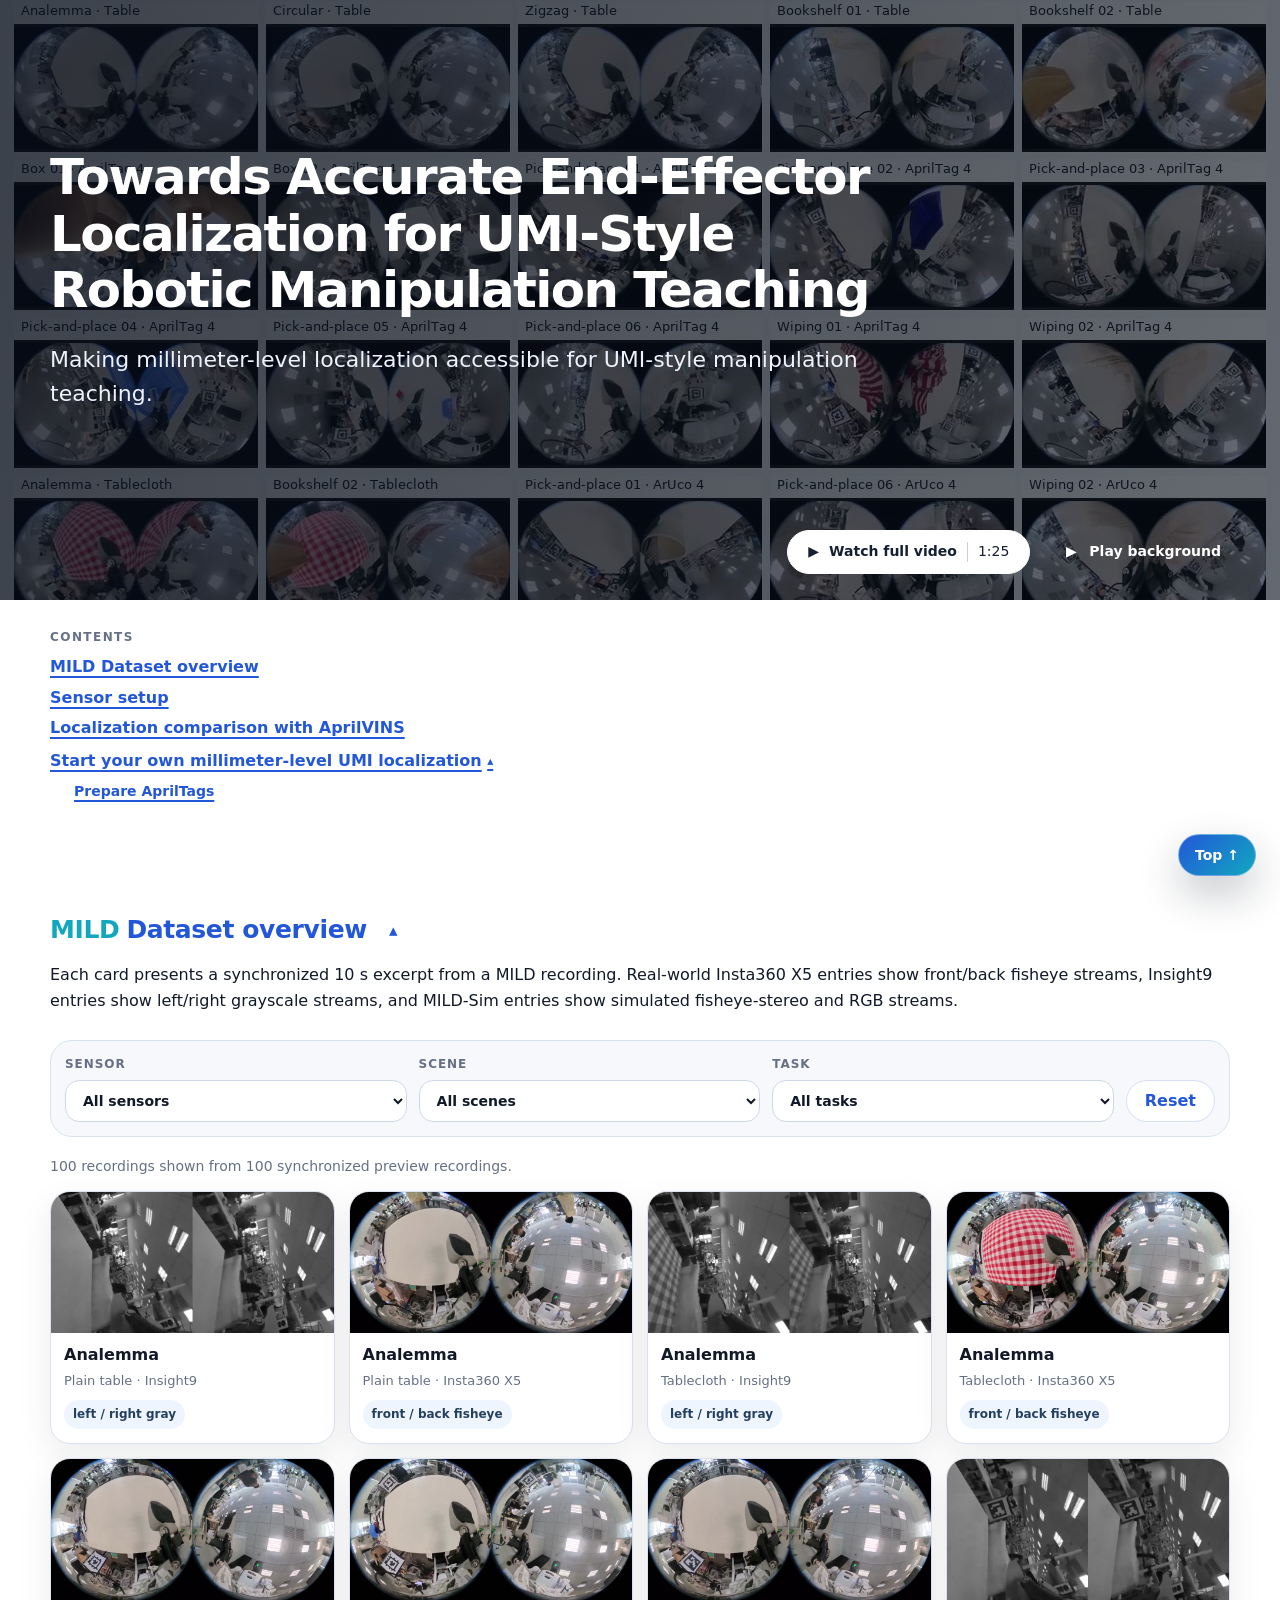
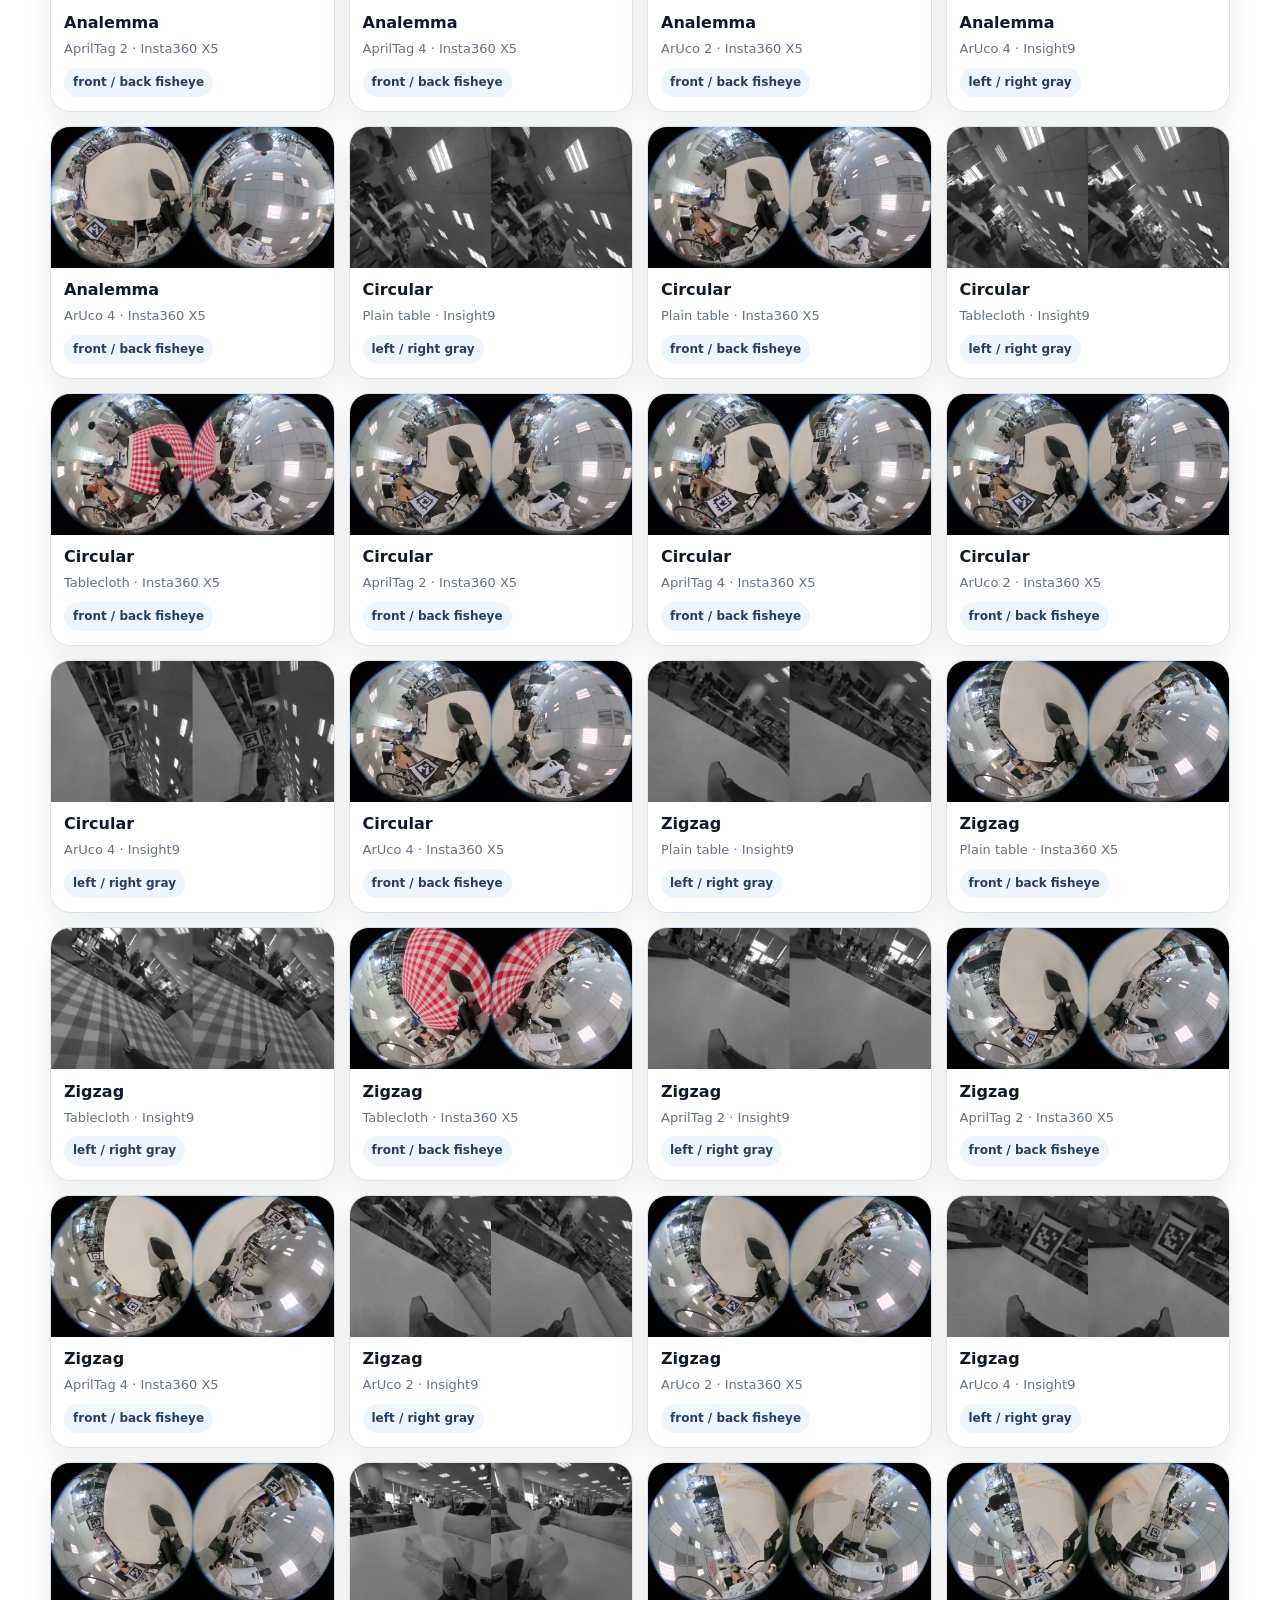
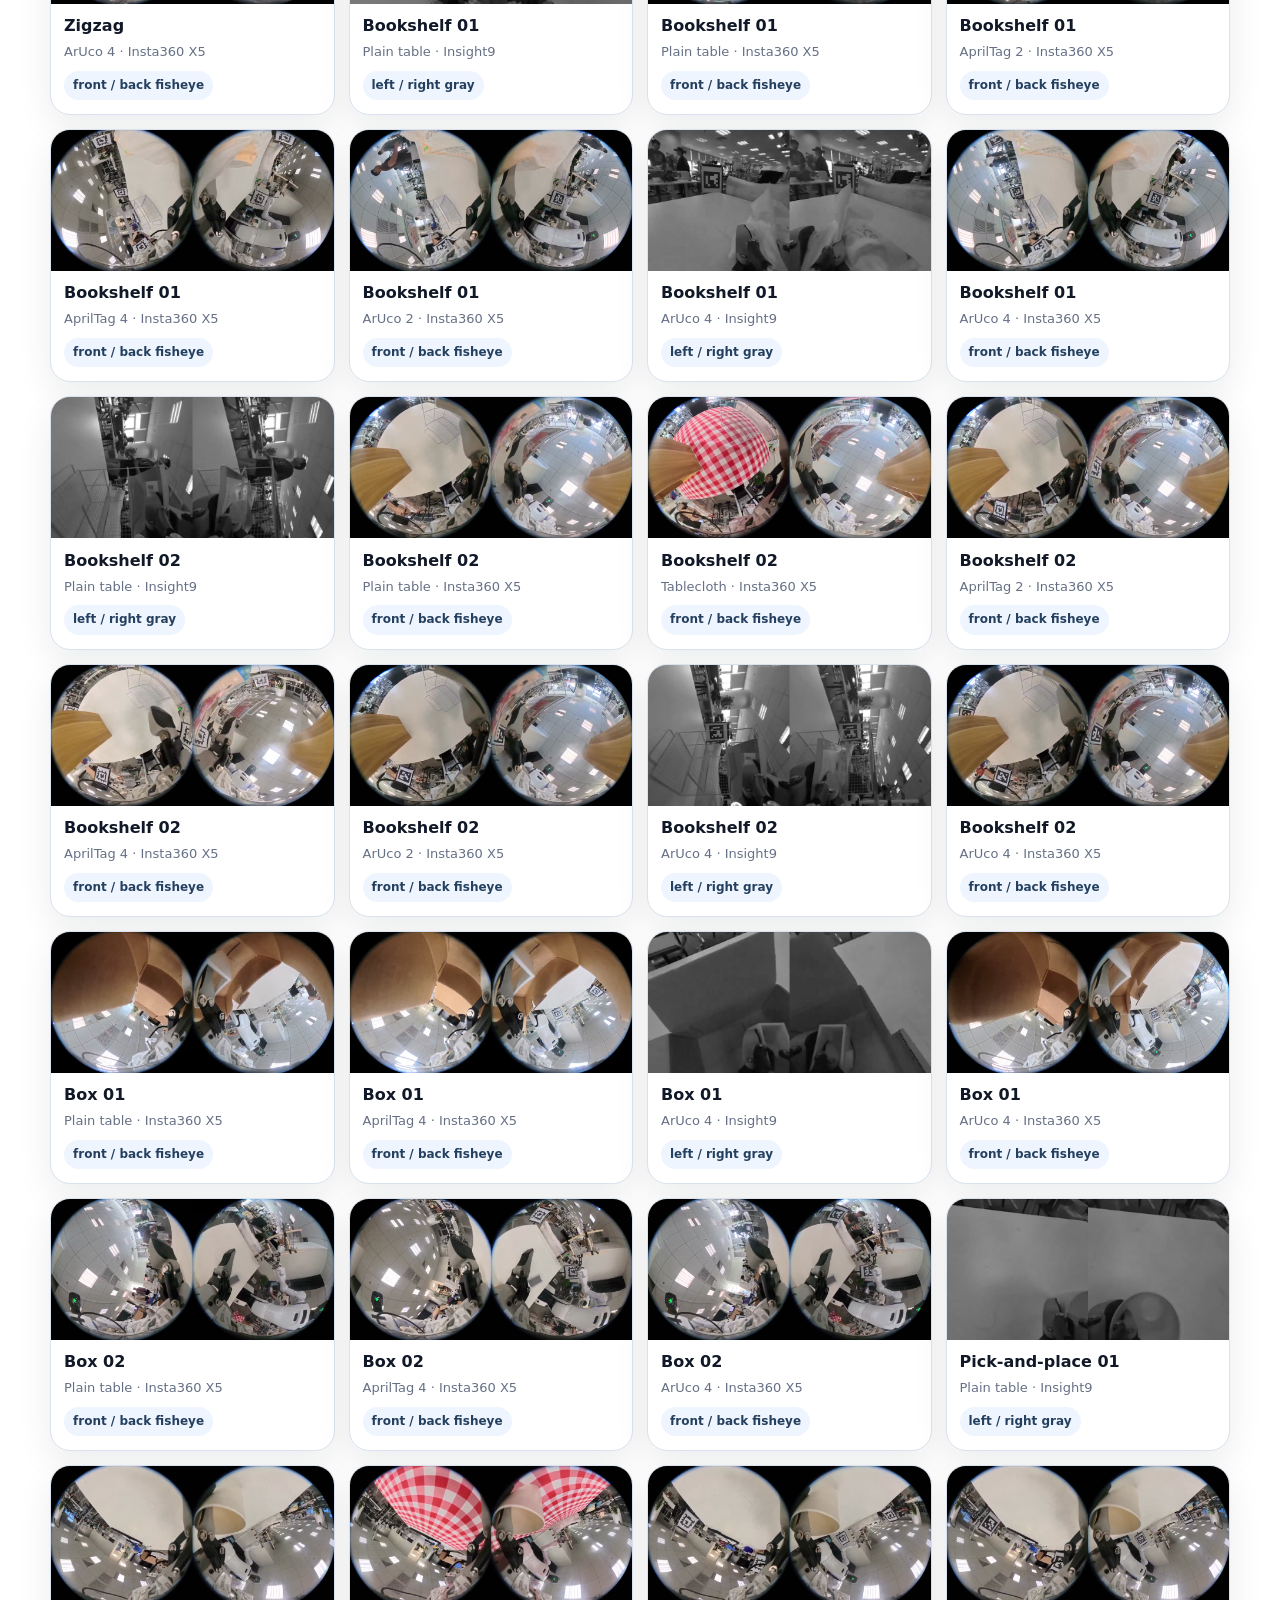
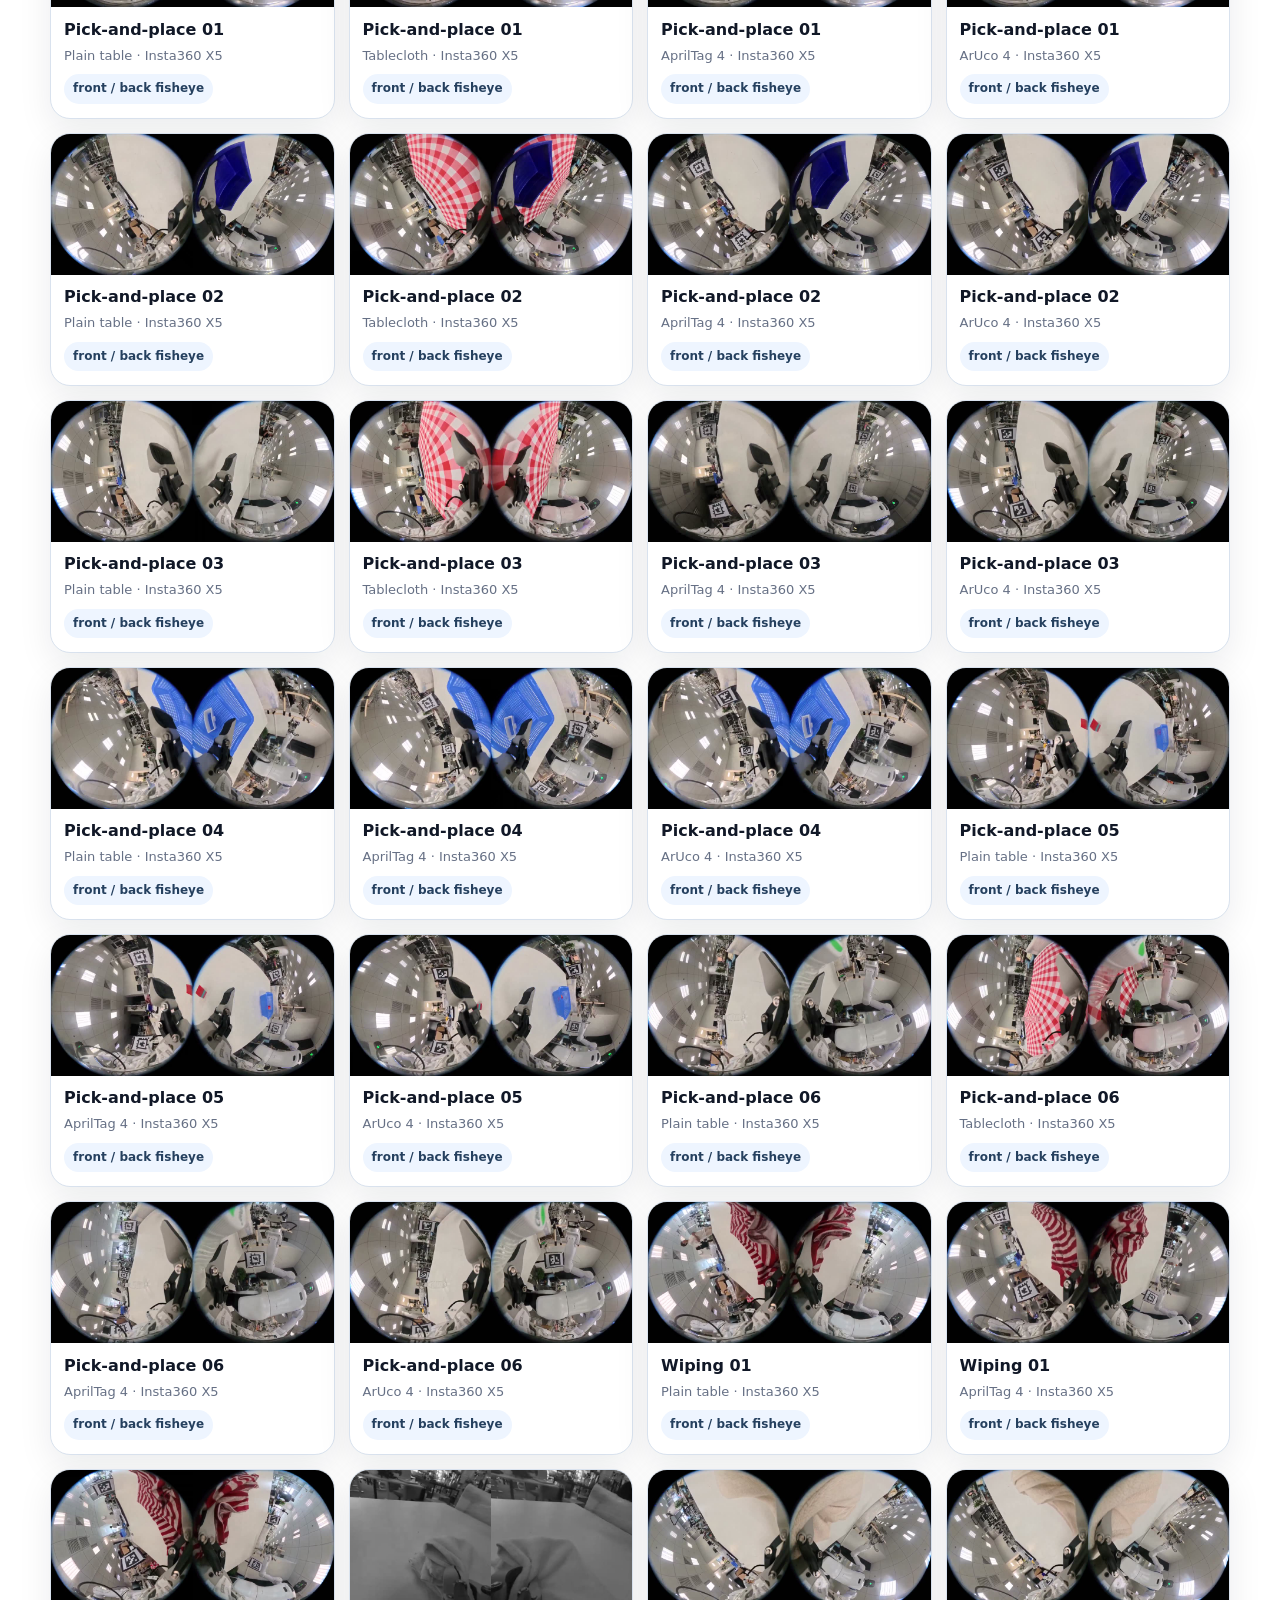
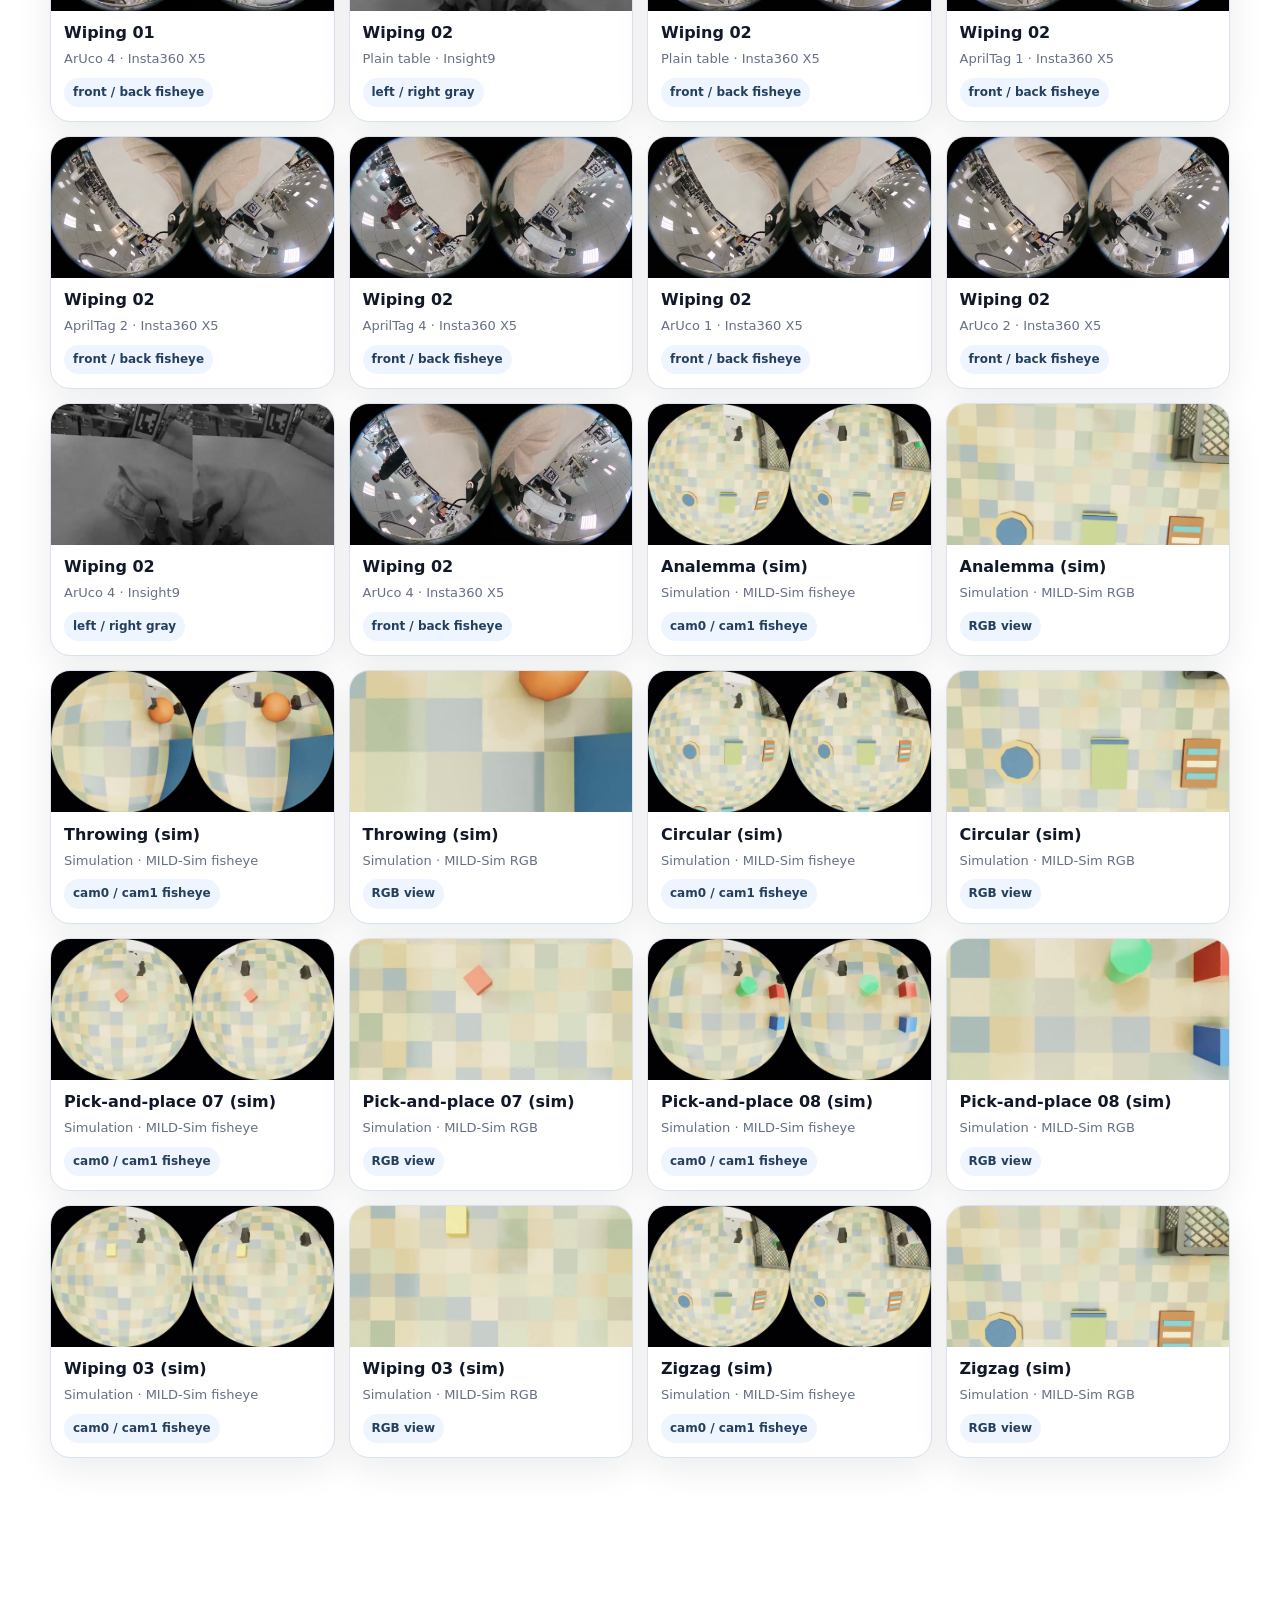
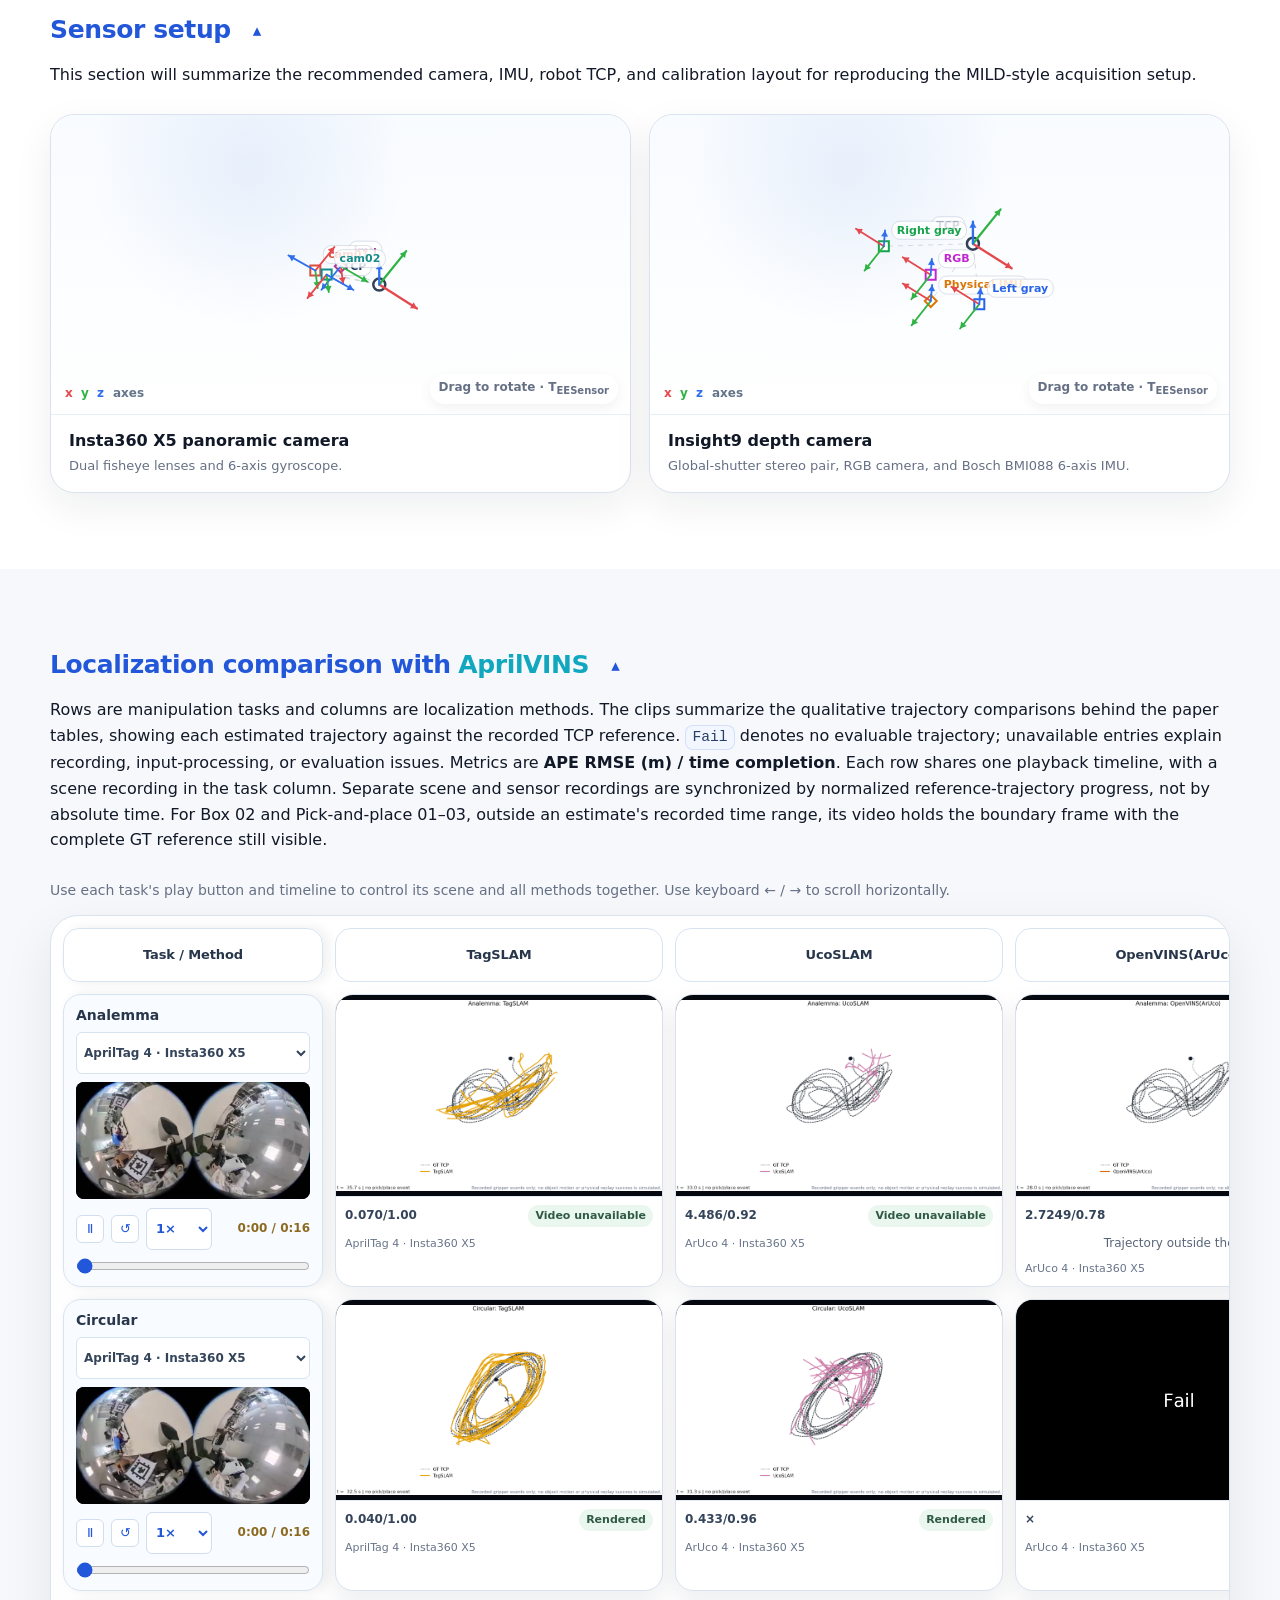
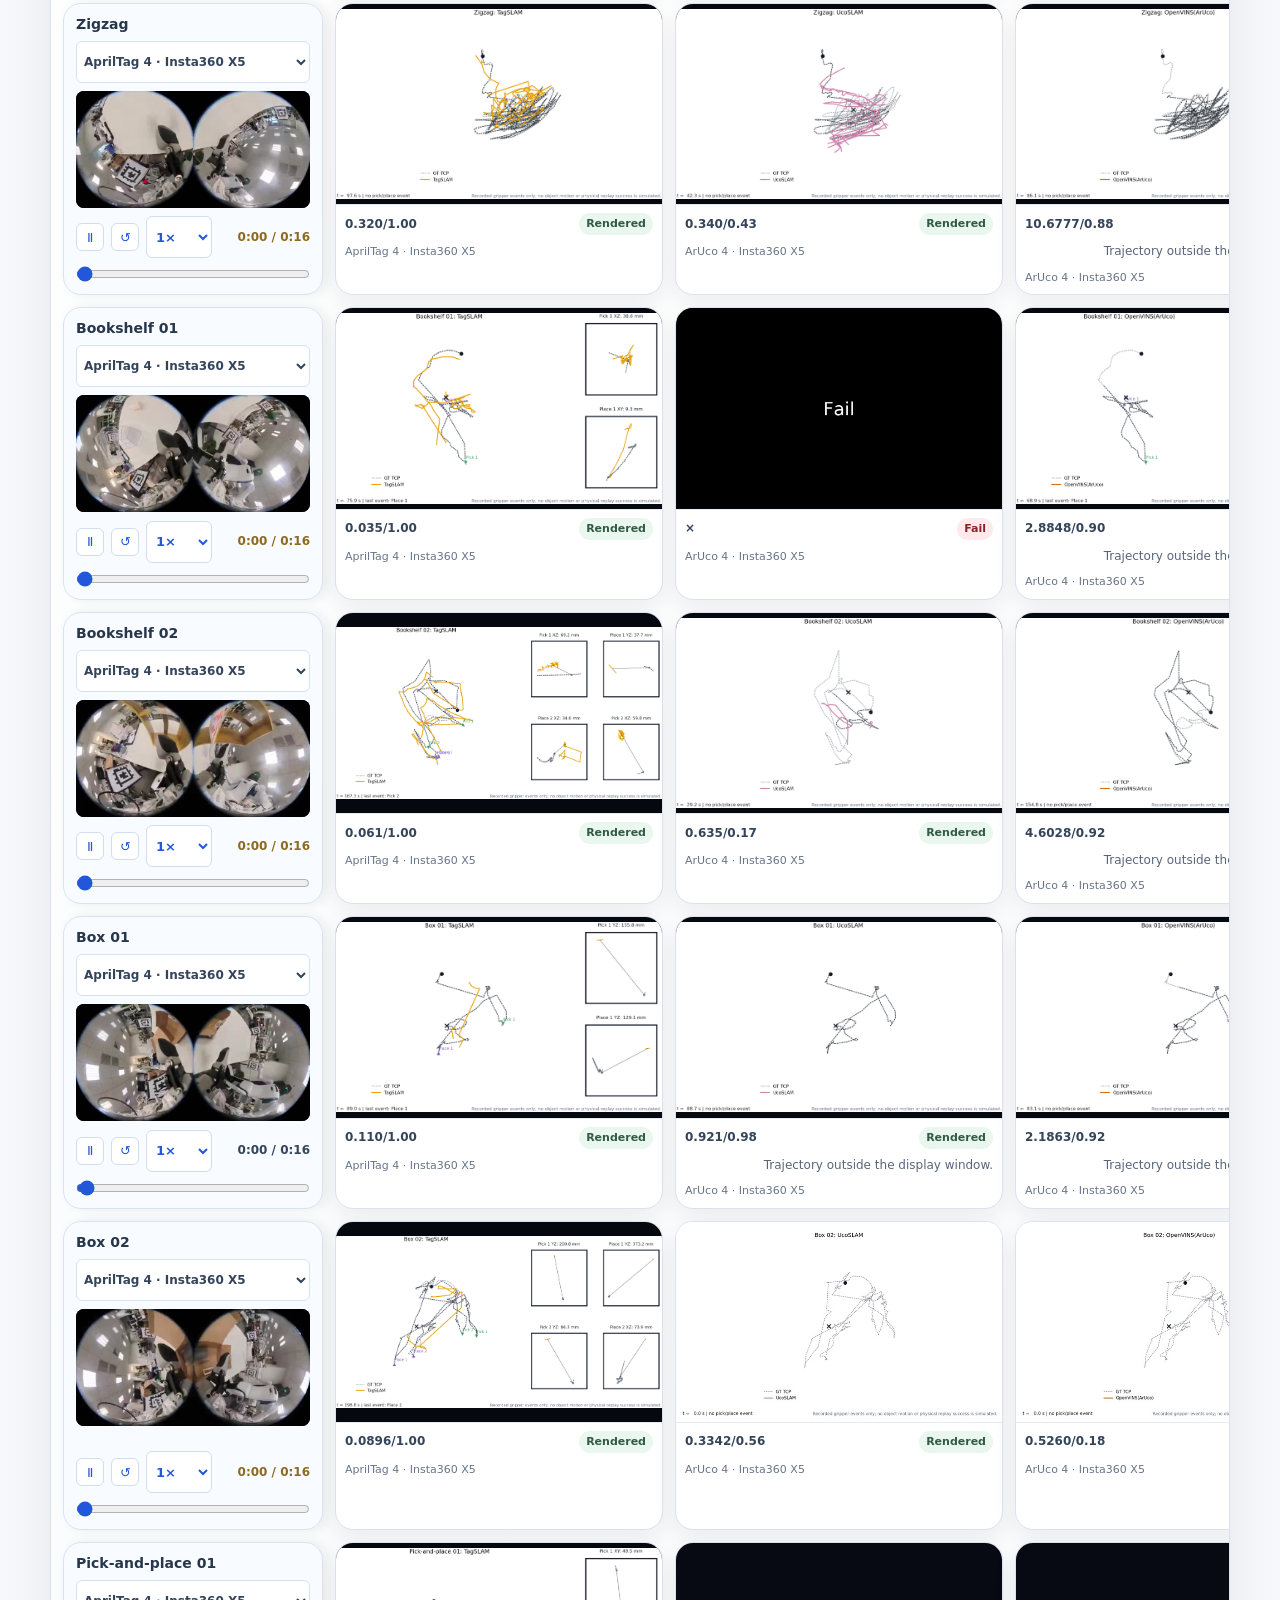
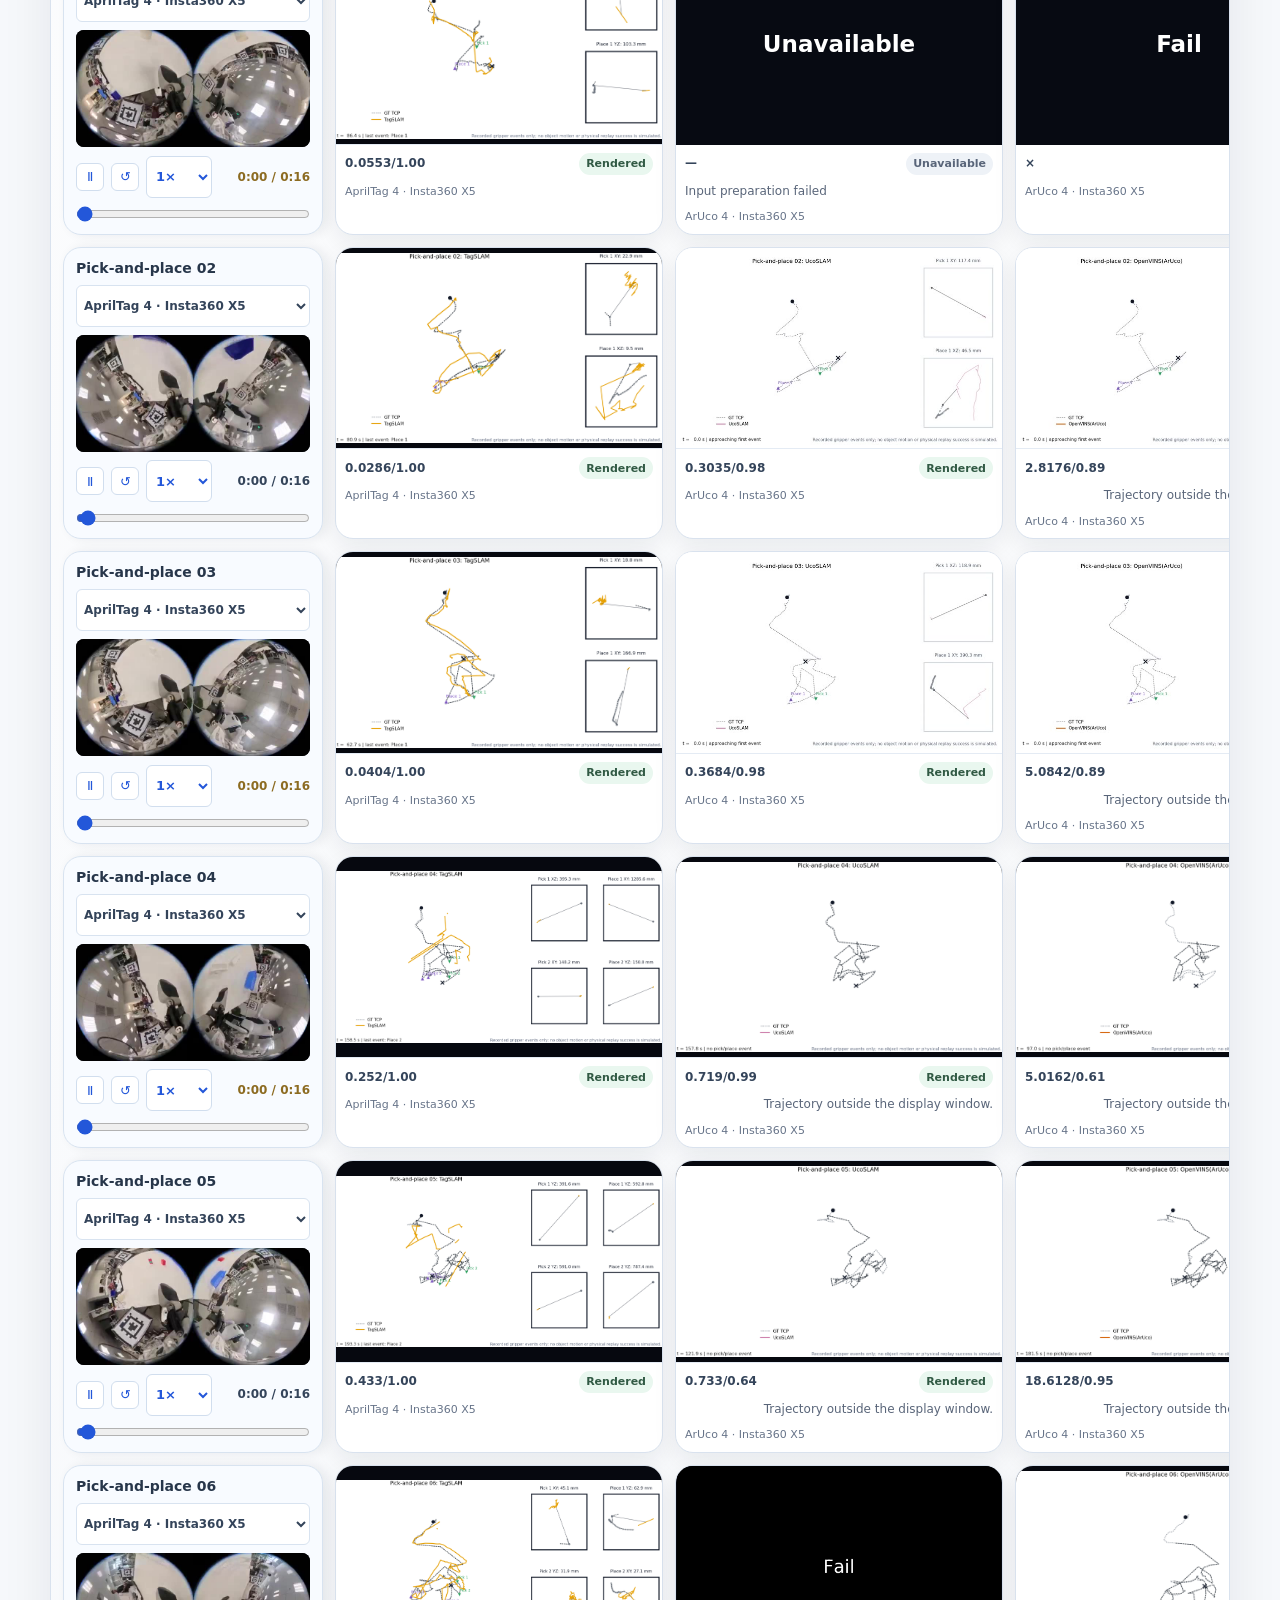
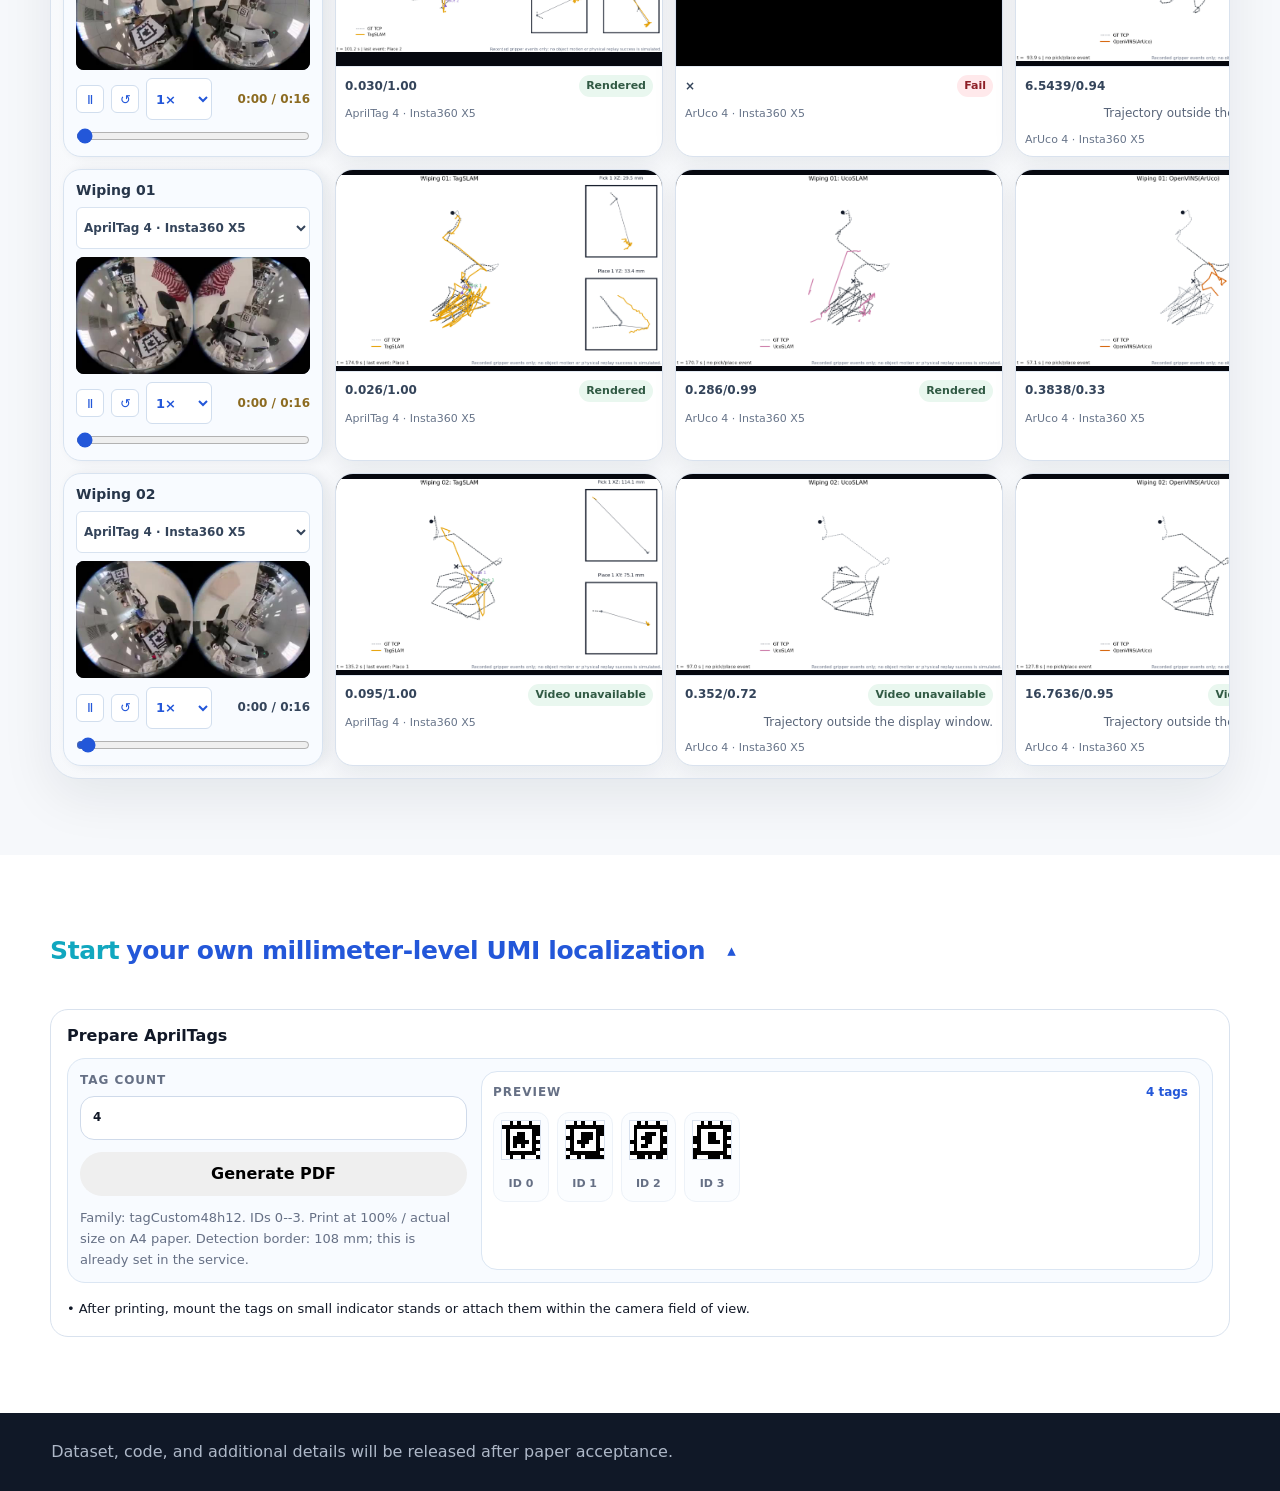
<file: index.html>
<!doctype html>
<html lang="en">
<head>
  <meta charset="utf-8">
  <meta name="viewport" content="width=device-width, initial-scale=1">
  <meta name="referrer" content="no-referrer">
  <meta name="robots" content="noindex,nofollow">
  <meta name="description" content="Project page for the MILD paper, providing supplementary real-world task videos, sensor views, scene variants, and qualitative trajectory materials.">
  <title>Towards Accurate End-Effector Localization for UMI-Style Robotic Manipulation Teaching</title>
  <link rel="stylesheet" href="assets/css/styles.css?v=20260919-simple-v1">
  <link rel="stylesheet" href="assets/css/comparison.css?v=20261012-reason-labels-v8">
  <link rel="stylesheet" href="assets/css/hero-video.css?v=20260923-v8-2">
  <script defer src="assets/js/hero-video.js?v=20260923-v8-1"></script>
  <script defer src="assets/js/collapsible-sections.js?v=20260917-default-collapsed-v1"></script>
  <script defer src="assets/js/handeye-mini.js?v=20260917-handeye-mini-v1"></script>
  <script defer src="assets/js/video-gallery.js?v=20260918-download-bubble-v2"></script>
  <script defer src="assets/js/replay-row-sync.js?v=20261012-reason-labels-v8"></script>
  <script defer src="assets/js/replay-sticky-header.js?v=20261011-sticky-header-v1"></script>
  <script defer src="assets/js/tagCustom48h12-data.js?v=20260918-custom48h12-data-v1"></script>
  <script defer src="assets/js/apriltag-print.js?v=20260919-fixed-size-v1"></script>
</head>
<body>
  <header id="top" class="hero hero-video">
    <video class="hero-background" muted loop playsinline preload="none" tabindex="-1" aria-hidden="true"
      poster="assets/videos/supplementary/hero-v8-poster.jpg"
      data-src="assets/videos/supplementary/hero-v8-background.mp4"></video>
    <section class="hero-grid">
      <div class="hero-copy">
        <h1>Towards Accurate End-Effector Localization for UMI-Style Robotic Manipulation Teaching</h1>
        <p class="hero-tagline">
          Making millimeter-level localization accessible for UMI-style manipulation teaching.
        </p>
        <div class="hero-actions">
          <a class="hero-watch" href="assets/videos/supplementary/icra_supplementary_video_v8.mp4" data-open-film>
            <span aria-hidden="true">&#9654;</span> Watch full video <span class="hero-duration">1:25</span>
          </a>
          <button class="hero-motion" type="button" aria-label="Play background video" hidden>
            <span data-motion-icon aria-hidden="true">&#9654;</span>
            <span data-motion-label>Play background</span>
          </button>
        </div>
      </div>
    </section>
  </header>

  <dialog class="hero-film" aria-labelledby="hero-film-title">
    <div class="hero-film-bar">
      <h2 id="hero-film-title">MILD &amp; AprilVINS</h2>
      <button class="hero-film-close" type="button" aria-label="Close full video">&#215;</button>
    </div>
    <video controls playsinline preload="none" aria-label="MILD and AprilVINS supplementary video"
      data-src="assets/videos/supplementary/icra_supplementary_video_v8.mp4"></video>
    <p><a href="assets/videos/supplementary/icra_supplementary_video_v8.mp4" download>Download video (MP4, 19 MB)</a></p>
  </dialog>

  <nav class="contents-list" aria-label="Page contents">
    <span class="contents-label">Contents</span>
    <a href="#videos">MILD Dataset overview</a>
    <a href="#sensor-setup">Sensor setup</a>
    <a href="#event-zooms">Localization comparison with AprilVINS</a>
    <details class="contents-details" open>
      <summary>Start your own millimeter-level UMI localization</summary>
      <div class="contents-subitems">
        <a href="#print-apriltags">Prepare AprilTags</a>
      </div>
    </details>
  </nav>

  <main>
    <section id="videos" class="section video-section">
      <div class="section-heading">
        <p class="eyebrow section-eyebrow-toggle">
          <span class="title-accent">MILD</span><span>Dataset overview</span>
          <button class="section-toggle" type="button" aria-expanded="true" aria-controls="videos-content" aria-label="Collapse Dataset overview"></button>
        </p>
        <p>
          Each card presents a synchronized 10 s excerpt from a MILD recording.
          Real-world Insta360 X5 entries show front/back fisheye streams,
          Insight9 entries show left/right grayscale streams, and MILD-Sim
          entries show simulated fisheye-stereo and RGB streams.
        </p>
      </div>

      <div class="section-content" id="videos-content">
        <div class="toolbar" aria-label="Video filters">
          <label class="select-wrap">
            <span>Sensor</span>
            <select id="sensorFilter">
              <option value="all">All sensors</option>
            </select>
          </label>
          <label class="select-wrap">
            <span>Scene</span>
            <select id="sceneFilter">
              <option value="all">All scenes</option>
            </select>
          </label>
          <label class="select-wrap">
            <span>Task</span>
            <select id="taskFilter">
              <option value="all">All tasks</option>
            </select>
          </label>
          <button class="button compact" id="resetFilters" type="button">Reset</button>
        </div>

        <div class="gallery-status" id="galleryStatus">Loading video clips…</div>
        <div class="video-grid" id="videoGallery" aria-live="polite"></div>
      </div>
    </section>

    <section id="sensor-setup" class="section sensor-setup-section">
      <div class="section-heading">
        <p class="eyebrow section-eyebrow-toggle">
          Sensor setup
          <button class="section-toggle" type="button" aria-expanded="true" aria-controls="sensor-setup-content" aria-label="Collapse sensor setup"></button>
        </p>
        <p>
          This section will summarize the recommended camera, IMU, robot TCP,
          and calibration layout for reproducing the MILD-style acquisition
          setup.
        </p>
      </div>
      <div class="section-content" id="sensor-setup-content">
        <div class="sensor-setup-grid">
          <article class="sensor-card">
            <div class="sensor-frame-figure handeye-mini" data-device="x5" tabindex="0" aria-label="Compact 3D hand-eye frame view for Insta360 X5">
              <canvas aria-hidden="true"></canvas>
              <div class="handeye-mini-hint">Drag to rotate · T<sub>EE</sub><sub>Sensor</sub></div>
            </div>
            <div class="sensor-card-body">
              <h3>Insta360 X5 panoramic camera</h3>
              <p class="sensor-config-line">Dual fisheye lenses and 6-axis gyroscope.</p>
            </div>
          </article>

          <article class="sensor-card">
            <div class="sensor-frame-figure handeye-mini" data-device="insight9" tabindex="0" aria-label="Compact 3D hand-eye frame view for Insight9">
              <canvas aria-hidden="true"></canvas>
              <div class="handeye-mini-hint">Drag to rotate · T<sub>EE</sub><sub>Sensor</sub></div>
            </div>
            <div class="sensor-card-body">
              <h3>Insight9 depth camera</h3>
              <p class="sensor-config-line">Global-shutter stereo pair, RGB camera, and Bosch BMI088 6-axis IMU.</p>
            </div>
          </article>
        </div>
      </div>
    </section>

    <section id="event-zooms" class="section event-video-section">
      <div class="section-heading">
        <p class="eyebrow section-eyebrow-toggle">
          <span>Localization comparison with</span><span class="title-accent title-accent-after">AprilVINS</span>
          <button class="section-toggle" type="button" aria-expanded="true" aria-controls="event-zooms-content" aria-label="Collapse localization comparison"></button>
        </p>
        <p>
          Rows are manipulation tasks and columns are localization methods.
          The clips summarize the qualitative trajectory comparisons behind
          the paper tables, showing each estimated trajectory against the
          recorded TCP reference. <span class="inline-code">Fail</span> denotes
          no evaluable trajectory; unavailable entries explain recording,
          input-processing, or evaluation issues.
          Metrics are <strong>APE RMSE (m) / time completion</strong>.
          Each row shares one playback timeline, with a scene recording in the
          task column. Separate scene and sensor recordings are synchronized
          by normalized reference-trajectory progress, not by absolute time.
          For Box 02 and Pick-and-place 01–03, outside an estimate's recorded
          time range, its video holds the boundary frame with the complete
          GT reference still visible.
        </p>
      </div>
      <div class="section-content" id="event-zooms-content">
        <div class="replay-status" id="replayMatrixStatus">Loading replay matrix…</div>
        <div class="replay-matrix-shell" id="replayMatrixShell" tabindex="0" aria-live="polite" aria-label="Task-by-method localization comparison video matrix. Use left and right arrow keys to scroll horizontally.">
          <div class="replay-matrix" id="replayMatrix" role="table" aria-label="Task-by-method localization comparison video matrix"></div>
        </div>
      </div>
    </section>

    <section id="start-localization" class="section start-localization-section">
      <div class="section-heading">
        <p class="eyebrow section-eyebrow-toggle">
          <span class="title-accent">Start</span><span>your own millimeter-level UMI localization</span>
          <button class="section-toggle" type="button" aria-expanded="true" aria-controls="start-localization-content" aria-label="Collapse start your own millimeter-level UMI localization"></button>
        </p>
      </div>
      <div class="section-content setup-steps" id="start-localization-content">
        <section id="print-apriltags">
          <h3>Prepare AprilTags</h3>
          <div class="apriltag-print-panel" aria-label="AprilTag print PDF generator">
            <div class="apriltag-print-controls">
              <label class="select-wrap apriltag-count-wrap">
                <span>Tag count</span>
                <input id="apriltagCountInput" type="number" min="1" max="42211" value="4" list="apriltagCountOptions" inputmode="numeric">
                <datalist id="apriltagCountOptions"></datalist>
              </label>
              <button class="button apriltag-download" id="apriltagDownload" type="button">
                Generate PDF
              </button>
              <p class="apriltag-print-note" id="apriltagPrintNote">Family: tagCustom48h12. IDs 0--3. Print at 100% / actual size on A4 paper.</p>
            </div>
            <div class="apriltag-preview" aria-label="Selected AprilTag preview">
              <div class="apriltag-preview-head">
                <span>Preview</span>
                <strong id="apriltagPreviewCount">4 tags</strong>
              </div>
              <div class="apriltag-grid" id="apriltagGrid"></div>
            </div>
          </div>
          <p class="apriltag-placement-note">• After printing, mount the tags on small indicator stands or attach them within the camera field of view.</p>
        </section>
      </div>
    </section>

  </main>

  <footer class="footer">
    <span>Dataset, code, and additional details will be released after paper acceptance.</span>
  </footer>
  <a class="back-to-top-float" href="#top" aria-label="Back to top">Top ↑</a>
</body>
</html>
</file>
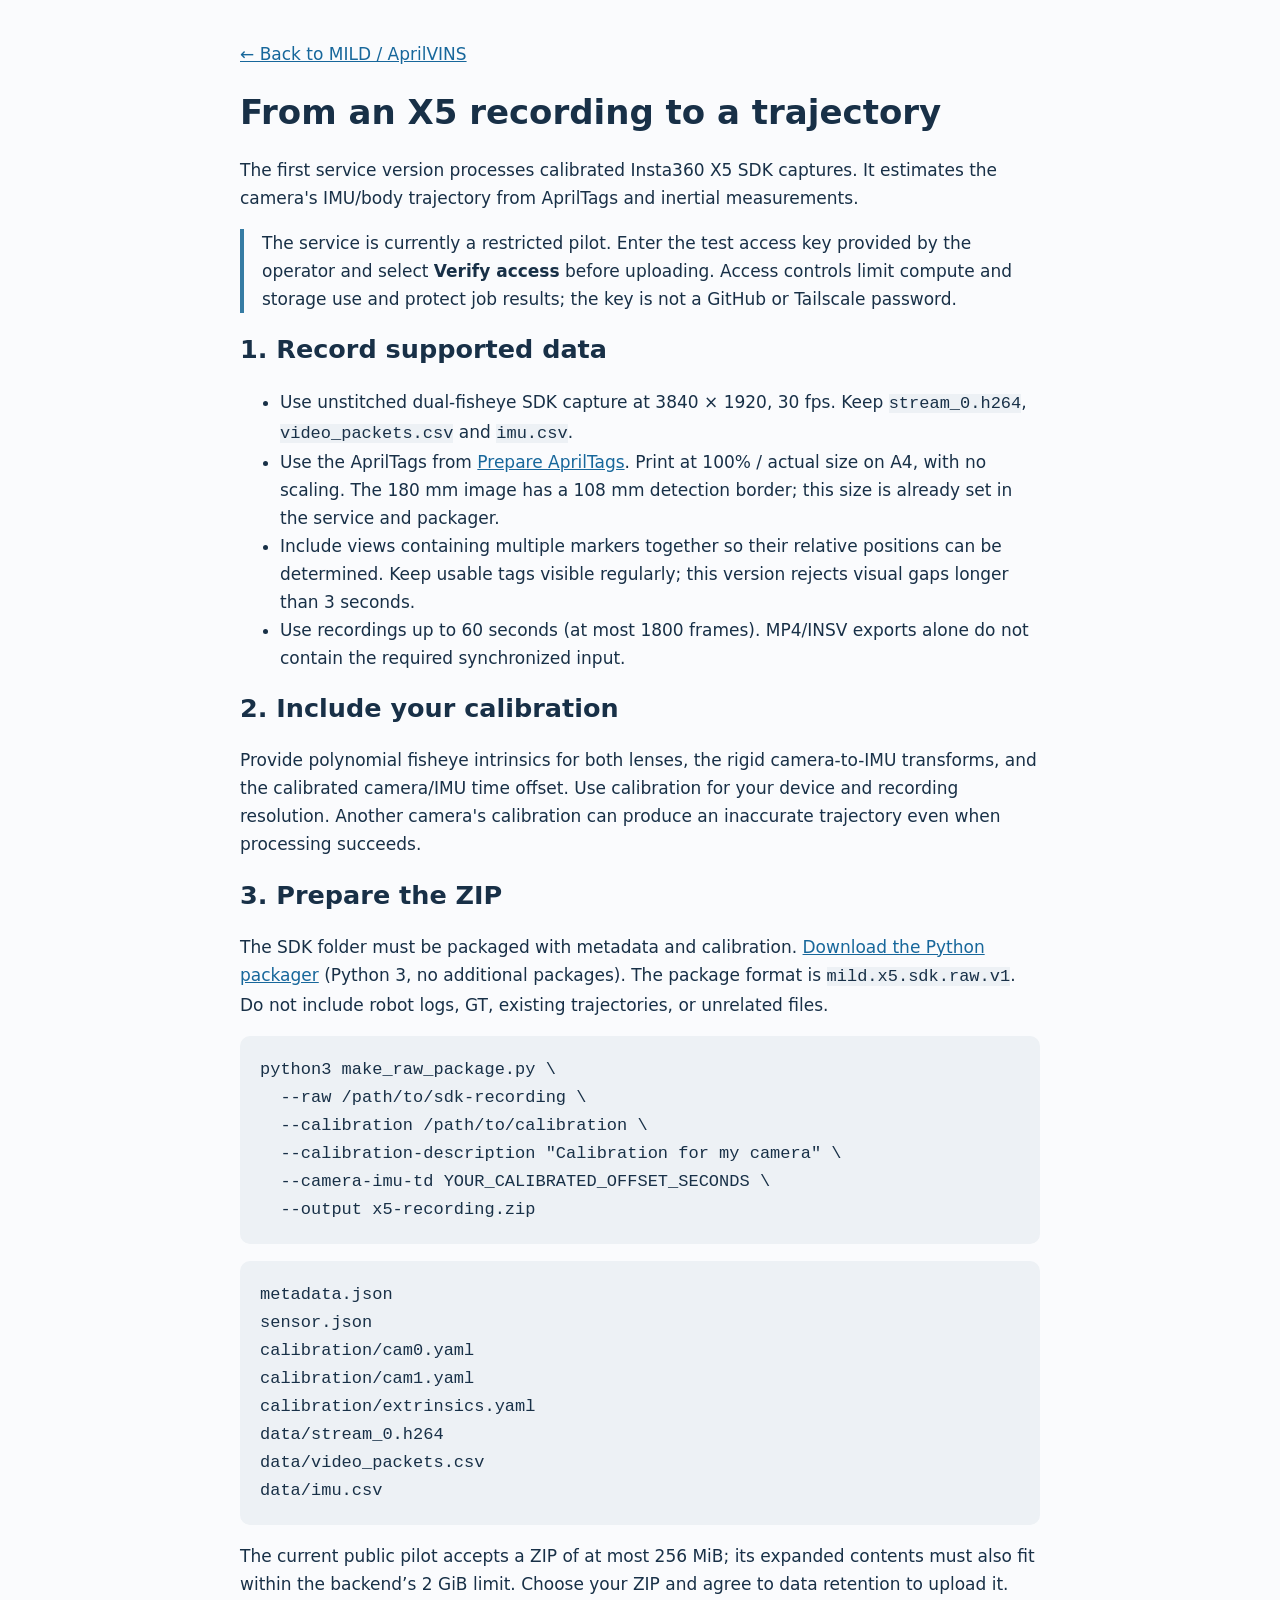
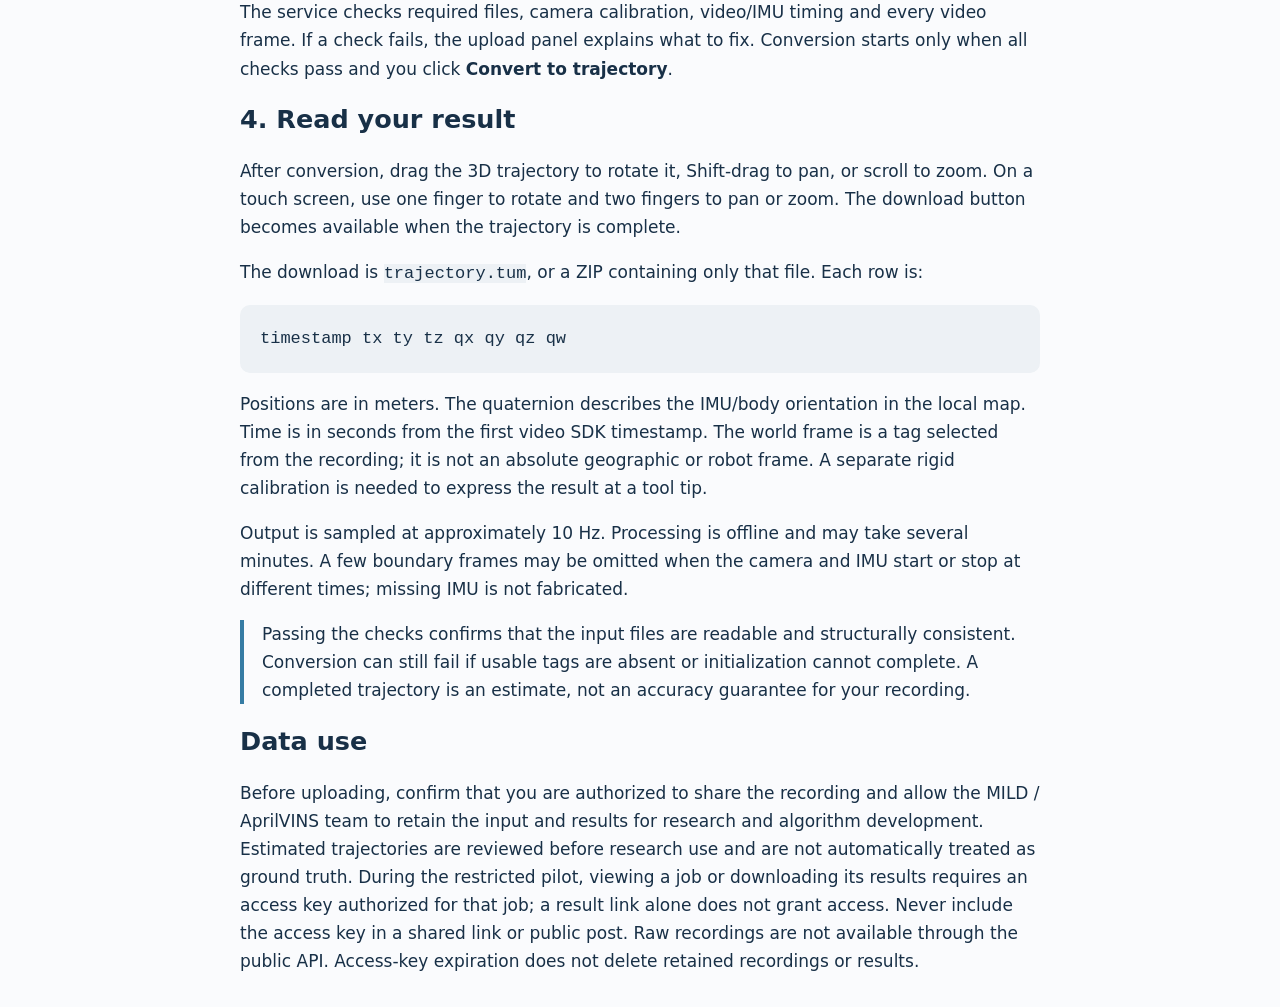
<file: assets/docs/x5-upload-guide.html>
<!doctype html>
<html lang="en">
<head>
  <meta charset="utf-8">
  <meta name="viewport" content="width=device-width, initial-scale=1">
  <title>X5 recording guide · MILD / AprilVINS</title>
  <style>body{font:17px/1.65 system-ui,sans-serif;color:#183047;background:#fafbfd;margin:40px auto;padding:0 24px;max-width:800px}h1,h2{line-height:1.25}a{color:#17679b}code,pre{background:#edf1f5}pre{padding:20px;overflow:auto;border-radius:10px}.note{border-left:4px solid #367ca4;padding-left:18px}</style>
</head>
<body>
  <p><a href="../../index.html#upload-x5-data">← Back to MILD / AprilVINS</a></p>
  <h1>From an X5 recording to a trajectory</h1>
  <p>The first service version processes calibrated Insta360 X5 SDK captures. It estimates the camera's IMU/body trajectory from AprilTags and inertial measurements.</p>
  <p class="note">The service is currently a restricted pilot. Enter the test access key provided by the operator and select <strong>Verify access</strong> before uploading. Access controls limit compute and storage use and protect job results; the key is not a GitHub or Tailscale password.</p>
  <h2>1. Record supported data</h2>
  <ul>
    <li>Use unstitched dual-fisheye SDK capture at 3840 × 1920, 30 fps. Keep <code>stream_0.h264</code>, <code>video_packets.csv</code> and <code>imu.csv</code>.</li>
    <li>Use the AprilTags from <a href="../../index.html#print-apriltags">Prepare AprilTags</a>. Print at 100% / actual size on A4, with no scaling. The 180 mm image has a 108 mm detection border; this size is already set in the service and packager.</li>
    <li>Include views containing multiple markers together so their relative positions can be determined. Keep usable tags visible regularly; this version rejects visual gaps longer than 3 seconds.</li>
    <li>Use recordings up to 60 seconds (at most 1800 frames). MP4/INSV exports alone do not contain the required synchronized input.</li>
  </ul>
  <h2>2. Include your calibration</h2>
  <p>Provide polynomial fisheye intrinsics for both lenses, the rigid camera-to-IMU transforms, and the calibrated camera/IMU time offset. Use calibration for your device and recording resolution. Another camera's calibration can produce an inaccurate trajectory even when processing succeeds.</p>
  <h2>3. Prepare the ZIP</h2>
  <p>The SDK folder must be packaged with metadata and calibration. <a href="../tools/make_raw_package.py" download>Download the Python packager</a> (Python 3, no additional packages). The package format is <code>mild.x5.sdk.raw.v1</code>. Do not include robot logs, GT, existing trajectories, or unrelated files.</p>
  <pre>python3 make_raw_package.py \
  --raw /path/to/sdk-recording \
  --calibration /path/to/calibration \
  --calibration-description "Calibration for my camera" \
  --camera-imu-td YOUR_CALIBRATED_OFFSET_SECONDS \
  --output x5-recording.zip</pre>
  <pre>metadata.json
sensor.json
calibration/cam0.yaml
calibration/cam1.yaml
calibration/extrinsics.yaml
data/stream_0.h264
data/video_packets.csv
data/imu.csv</pre>
  <p>The current public pilot accepts a ZIP of at most 256 MiB; its expanded contents must also fit within the backend’s 2 GiB limit. Choose your ZIP and agree to data retention to upload it. The service checks required files, camera calibration, video/IMU timing and every video frame. If a check fails, the upload panel explains what to fix. Conversion starts only when all checks pass and you click <strong>Convert to trajectory</strong>.</p>
  <h2>4. Read your result</h2>
  <p>After conversion, drag the 3D trajectory to rotate it, Shift-drag to pan, or scroll to zoom. On a touch screen, use one finger to rotate and two fingers to pan or zoom. The download button becomes available when the trajectory is complete.</p>
  <p>The download is <code>trajectory.tum</code>, or a ZIP containing only that file. Each row is:</p>
  <pre>timestamp tx ty tz qx qy qz qw</pre>
  <p>Positions are in meters. The quaternion describes the IMU/body orientation in the local map. Time is in seconds from the first video SDK timestamp. The world frame is a tag selected from the recording; it is not an absolute geographic or robot frame. A separate rigid calibration is needed to express the result at a tool tip.</p>
  <p>Output is sampled at approximately 10 Hz. Processing is offline and may take several minutes. A few boundary frames may be omitted when the camera and IMU start or stop at different times; missing IMU is not fabricated.</p>
  <p class="note">Passing the checks confirms that the input files are readable and structurally consistent. Conversion can still fail if usable tags are absent or initialization cannot complete. A completed trajectory is an estimate, not an accuracy guarantee for your recording.</p>
  <h2 id="data-use">Data use</h2>
  <p>Before uploading, confirm that you are authorized to share the recording and allow the MILD / AprilVINS team to retain the input and results for research and algorithm development. Estimated trajectories are reviewed before research use and are not automatically treated as ground truth. During the restricted pilot, viewing a job or downloading its results requires an access key authorized for that job; a result link alone does not grant access. Never include the access key in a shared link or public post. Raw recordings are not available through the public API. Access-key expiration does not delete retained recordings or results.</p>
</body>
</html>
</file>
<file: assets/css/styles.css>
:root {
  color-scheme: light;
  --ink: #111827;
  --muted: #667085;
  --line: #d9e2ee;
  --soft: #f6f8fb;
  --card: #ffffff;
  --blue: #2357d9;
  --cyan: #11a7bf;
  --dark: #101827;
  --shadow: 0 22px 64px rgba(15, 23, 42, 0.12);
  --page: 1180px;
}

* {
  box-sizing: border-box;
}

html {
  scroll-behavior: smooth;
}

body {
  margin: 0;
  font-family: Inter, ui-sans-serif, system-ui, -apple-system, BlinkMacSystemFont, "Segoe UI", sans-serif;
  color: var(--ink);
  background: #ffffff;
  line-height: 1.6;
}

a {
  color: inherit;
  text-decoration: none;
}

img,
video {
  display: block;
  width: 100%;
}

.hero {
  min-height: auto;
  padding: 24px clamp(20px, 4vw, 64px) 56px;
  background:
    radial-gradient(circle at 15% 8%, rgba(35, 87, 217, 0.14), transparent 28%),
    radial-gradient(circle at 86% 16%, rgba(17, 167, 191, 0.14), transparent 30%),
    linear-gradient(135deg, #f7fbff 0%, #eef4fb 58%, #ffffff 100%);
}

.nav {
  max-width: var(--page);
  margin: 0 auto;
  display: flex;
  align-items: center;
  justify-content: flex-end;
  gap: 18px;
}

.brand {
  display: inline-flex;
  align-items: center;
  justify-content: center;
  width: 52px;
  height: 52px;
  border-radius: 16px;
  color: #ffffff;
  font-weight: 820;
  letter-spacing: 0.06em;
  background: linear-gradient(135deg, var(--blue), var(--cyan));
  box-shadow: 0 14px 34px rgba(35, 87, 217, 0.26);
}

.nav-links {
  display: flex;
  flex-wrap: wrap;
  gap: 10px;
  padding: 8px;
  border: 1px solid rgba(35, 87, 217, 0.13);
  border-radius: 22px;
  background: rgba(255, 255, 255, 0.82);
  backdrop-filter: blur(18px);
  box-shadow: 0 16px 42px rgba(15, 23, 42, 0.08);
}

.nav-links a {
  padding: 10px 15px;
  border-radius: 16px;
  color: #24406c;
  font-size: 14px;
  font-weight: 760;
}

.nav-links a:hover {
  background: #eef5ff;
  color: var(--blue);
}

.hero-grid {
  max-width: var(--page);
  margin: 48px auto 0;
  display: grid;
  grid-template-columns: minmax(0, 1fr);
  gap: 22px;
  align-items: center;
}

.eyebrow {
  margin: 0 0 10px;
  color: var(--blue);
  font-weight: 780;
  letter-spacing: 0.13em;
  text-transform: uppercase;
  font-size: 12px;
}

h1,
h2,
h3,
p {
  margin-top: 0;
}

h1 {
  margin-bottom: 18px;
  max-width: var(--page);
  font-size: clamp(30px, 4vw, 52px);
  line-height: 1.07;
  letter-spacing: -0.042em;
}

h2 {
  margin-bottom: 14px;
  font-size: clamp(26px, 3.2vw, 42px);
  line-height: 1.08;
  letter-spacing: -0.04em;
}

h3 {
  margin-bottom: 6px;
  font-size: 16px;
  line-height: 1.25;
}

.lead {
  max-width: 650px;
  color: #40506a;
  font-size: clamp(17px, 1.8vw, 21px);
  line-height: 1.55;
}

.hero-tagline {
  max-width: 780px;
  margin-bottom: 0;
  color: #40506a;
  font-size: clamp(18px, 2vw, 24px);
  font-weight: 560;
  line-height: 1.45;
}

.contents-list {
  width: min(calc(100% - 2 * clamp(20px, 4vw, 40px)), var(--page));
  margin: 28px auto 0;
  padding: 0 0 34px;
  display: grid;
  gap: 9px;
}

.contents-label {
  color: var(--muted);
  font-size: 12px;
  font-weight: 820;
  letter-spacing: 0.12em;
  text-transform: uppercase;
}

.contents-list a,
.contents-details summary {
  width: fit-content;
  color: var(--blue);
  font-size: 16px;
  font-weight: 760;
  line-height: 1.35;
  cursor: pointer;
  text-decoration-line: underline;
  text-decoration-thickness: 1.5px;
  text-underline-offset: 4px;
}

.contents-list a:hover,
.contents-details summary:hover {
  color: #123fa9;
}

.contents-details {
  width: fit-content;
}

.contents-details summary {
  display: inline-flex;
  align-items: center;
  gap: 0.34em;
  list-style: none;
}

.contents-details summary::-webkit-details-marker {
  display: none;
}

.contents-details summary::after {
  content: "▾";
  color: var(--blue);
  font-size: 0.76em;
  line-height: 1;
}

.contents-details[open] summary::after {
  content: "▴";
}

.contents-subitems {
  display: grid;
  grid-template-columns: 1fr;
  gap: 5px;
  margin: 8px 0 0 24px;
}

.contents-subitems a {
  color: var(--blue);
  font-size: 14px;
  font-weight: 700;
}

.button {
  display: inline-flex;
  align-items: center;
  justify-content: center;
  min-height: 46px;
  padding: 0 18px;
  border: 0;
  border-radius: 999px;
  font: inherit;
  font-weight: 740;
  cursor: pointer;
}

.button.primary {
  color: #ffffff;
  background: var(--blue);
  box-shadow: 0 15px 30px rgba(35, 87, 217, 0.24);
}

.button.secondary,
.button.compact {
  color: var(--blue);
  background: #ffffff;
  border: 1px solid rgba(35, 87, 217, 0.18);
}

.button.compact {
  min-height: 42px;
}

figcaption {
  padding: 11px 6px 2px;
  color: var(--muted);
  font-size: 13px;
  line-height: 1.45;
}

.inline-code {
  display: inline-flex;
  padding: 0 6px;
  border: 1px solid rgba(35, 87, 217, 0.14);
  border-radius: 8px;
  color: #27406b;
  background: #f2f6ff;
  font-family: ui-monospace, SFMono-Regular, Menlo, Monaco, Consolas, "Liberation Mono", monospace;
  font-size: 0.92em;
}

.section {
  width: min(calc(100% - 2 * clamp(20px, 4vw, 40px)), var(--page));
  margin: 0 auto;
  padding: 76px 0;
}

.section-heading {
  max-width: var(--page);
  margin-bottom: 26px;
}

.section-eyebrow-toggle {
  display: inline-flex;
  align-items: center;
  gap: 0.28em;
  margin-bottom: 12px;
  color: var(--blue);
  font-size: clamp(19px, 2vw, 25px);
  letter-spacing: -0.015em;
  text-transform: none;
}

.title-accent {
  color: #11a7bf;
}

.title-accent-after {
  margin-left: 0.02em;
}

.section-toggle {
  display: inline-flex;
  align-items: center;
  justify-content: center;
  width: 0.9em;
  height: 0.9em;
  margin-left: 8px;
  padding: 0;
  border: 0;
  color: var(--blue);
  background: transparent;
  font: inherit;
  vertical-align: 0.04em;
  cursor: pointer;
  transition: transform 0.18s ease, color 0.18s ease;
}

.section-toggle::before {
  content: "▴";
  font-size: 0.68em;
  line-height: 1;
}

.section-toggle:hover {
  color: #2357d9;
}

.section-toggle[aria-expanded="false"]::before {
  content: "▾";
}

.section.is-collapsed {
  padding-bottom: 42px;
}

.section-content[hidden] {
  display: none;
}

.placeholder-note,
.setup-steps p {
  color: var(--muted);
}

.setup-steps {
  display: grid;
  gap: 14px;
  max-width: var(--page);
}

.setup-steps section {
  padding: 16px;
  border: 1px solid var(--line);
  border-radius: 18px;
  background: #ffffff;
}

.apriltag-print-panel {
  display: grid;
  grid-template-columns: minmax(210px, 0.7fr) minmax(260px, 1.3fr);
  gap: 14px;
  align-items: stretch;
  margin-top: 12px;
  padding: 12px;
  border: 1px solid #dbe6f3;
  border-radius: 18px;
  background: #f8fbff;
}

.apriltag-print-controls {
  display: grid;
  gap: 12px;
  align-content: start;
}

.apriltag-count-wrap {
  margin: 0;
}

.apriltag-count-wrap input {
  width: 100%;
  min-height: 44px;
  padding: 0 12px;
  border: 1px solid #cfdaea;
  border-radius: 14px;
  color: var(--ink);
  background: #ffffff;
  font: inherit;
  font-weight: 720;
}

.apriltag-download {
  min-height: 44px;
  white-space: nowrap;
}

.apriltag-print-note {
  margin: 0;
  color: var(--muted);
  font-size: 13px;
}

p.apriltag-placement-note {
  margin: 16px 0 0;
  color: var(--ink);
  font-size: 13px;
}

.upload-runner-panel {
  display: grid;
  grid-template-columns: repeat(2, minmax(0, 1fr));
  gap: 12px;
  margin-top: 12px;
  padding: 14px;
  border: 1px solid #dbe6f3;
  border-radius: 18px;
  background: #f8fbff;
}

.upload-field {
  display: grid;
  gap: 6px;
  margin: 0;
  color: #27406b;
  font-size: 12px;
  font-weight: 780;
}

.upload-field input,
.upload-field textarea {
  width: 100%;
  min-height: 44px;
  padding: 10px 12px;
  border: 1px solid #cfdaea;
  border-radius: 14px;
  color: var(--ink);
  background: #ffffff;
  font: inherit;
  font-size: 14px;
  font-weight: 520;
}

.upload-field textarea {
  resize: vertical;
}

.upload-file-field,
.upload-notes-field,
.upload-consent,
.upload-submit,
.upload-status,
.upload-artifacts {
  grid-column: 1 / -1;
}

.upload-consent {
  display: grid;
  grid-template-columns: auto 1fr;
  gap: 10px;
  align-items: start;
  padding: 11px 12px;
  border: 1px solid rgba(35, 87, 217, 0.14);
  border-radius: 14px;
  color: #40506a;
  background: #ffffff;
  font-size: 13px;
}

.upload-consent input {
  margin-top: 4px;
}

.upload-submit {
  justify-self: start;
  min-height: 44px;
}

.upload-submit:disabled {
  cursor: wait;
  opacity: 0.62;
}

.upload-status {
  padding: 10px 12px;
  border: 1px solid #dbe6f3;
  border-radius: 14px;
  color: #40506a;
  background: #ffffff;
  font-size: 13px;
}

.upload-status[data-state="queued"],
.upload-status[data-state="running"] {
  border-color: rgba(35, 87, 217, 0.26);
  color: #24406c;
  background: #eef5ff;
}

.upload-status[data-state="succeeded"] {
  border-color: rgba(47, 179, 68, 0.28);
  color: #276738;
  background: #effaf2;
}

.upload-status[data-state="failed"] {
  border-color: rgba(229, 72, 77, 0.28);
  color: #9f252a;
  background: #fff4f4;
}

.upload-artifacts {
  padding: 10px 12px;
  border: 1px solid rgba(35, 87, 217, 0.14);
  border-radius: 14px;
  background: #ffffff;
}

.upload-artifact-list {
  display: flex;
  flex-wrap: wrap;
  gap: 8px;
  margin-top: 8px;
}

.upload-artifact-list a {
  padding: 7px 10px;
  border-radius: 999px;
  color: #2357d9;
  font-size: 12px;
  font-weight: 760;
  background: #eef5ff;
}

.apriltag-preview {
  min-width: 0;
  padding: 11px;
  border: 1px solid #dbe6f3;
  border-radius: 16px;
  background: #ffffff;
}

.apriltag-preview-head {
  display: flex;
  align-items: center;
  justify-content: space-between;
  gap: 12px;
  margin-bottom: 10px;
  color: var(--muted);
  font-size: 12px;
  font-weight: 780;
  letter-spacing: 0.08em;
  text-transform: uppercase;
}

.apriltag-preview-head strong {
  color: #2357d9;
  letter-spacing: 0;
  text-transform: none;
}

.apriltag-grid {
  display: grid;
  grid-template-columns: repeat(auto-fill, minmax(54px, 1fr));
  gap: 8px;
  max-height: 300px;
  overflow: auto;
  padding-right: 2px;
}

.apriltag-cell {
  margin: 0;
  padding: 7px;
  border: 1px solid #edf2f8;
  border-radius: 12px;
  background: #fbfdff;
}

.apriltag-cell canvas {
  display: block;
  width: 100%;
  aspect-ratio: 1 / 1;
  image-rendering: pixelated;
  border: 1px solid #d8e1ee;
  background: #ffffff;
}

.apriltag-cell figcaption {
  margin-top: 5px;
  color: #667085;
  font-size: 11px;
  font-weight: 760;
  text-align: center;
}

.apriltag-more-cell {
  display: grid;
  place-items: center;
  min-height: 82px;
  color: #8a96a8;
  font-size: 28px;
  font-weight: 820;
  letter-spacing: 0.08em;
}

.sensor-setup-grid {
  display: grid;
  grid-template-columns: repeat(2, minmax(0, 1fr));
  gap: 18px;
}

.sensor-card {
  overflow: hidden;
  border: 1px solid var(--line);
  border-radius: 24px;
  background: #ffffff;
  box-shadow: 0 14px 38px rgba(15, 23, 42, 0.07);
}

.sensor-frame-figure {
  padding: 14px;
  background: linear-gradient(180deg, #f8fbff 0%, #ffffff 100%);
  border-bottom: 1px solid #e5edf6;
}

.handeye-mini {
  position: relative;
  height: 300px;
  padding: 0;
  overflow: hidden;
  cursor: grab;
  user-select: none;
  touch-action: none;
}

.handeye-mini.is-dragging {
  cursor: grabbing;
}

.handeye-mini:focus {
  outline: 3px solid rgba(35, 87, 217, 0.22);
  outline-offset: -3px;
}

.handeye-mini canvas {
  display: block;
  width: 100%;
  height: 100%;
  background:
    radial-gradient(circle at 34% 18%, rgba(45, 114, 210, 0.09), transparent 35%),
    linear-gradient(180deg, #f8fbff 0%, #ffffff 100%);
}

.handeye-mini-hint {
  position: absolute;
  right: 12px;
  bottom: 10px;
  padding: 4px 9px;
  border-radius: 999px;
  color: #667085;
  background: rgba(255, 255, 255, 0.84);
  box-shadow: 0 4px 14px rgba(15, 23, 42, 0.06);
  font-size: 12px;
  font-weight: 760;
}

.sensor-frame-3d {
  position: relative;
  height: 268px;
  overflow: hidden;
  perspective: 760px;
  cursor: grab;
  user-select: none;
  touch-action: none;
}

.sensor-frame-3d.is-dragging {
  cursor: grabbing;
}

.sensor-frame-3d:focus {
  outline: 3px solid rgba(35, 87, 217, 0.22);
  outline-offset: -3px;
}

.frame-scene {
  position: absolute;
  left: 50%;
  top: 52%;
  width: 300px;
  height: 190px;
  transform-style: preserve-3d;
  transform: translate(-50%, -50%) rotateX(var(--rot-x, -22deg)) rotateY(var(--rot-y, 34deg));
}

.frame-floor {
  position: absolute;
  left: 18px;
  top: 54px;
  width: 264px;
  height: 132px;
  border: 1px solid rgba(35, 87, 217, 0.12);
  border-radius: 18px;
  background:
    linear-gradient(rgba(35, 87, 217, 0.08) 1px, transparent 1px),
    linear-gradient(90deg, rgba(35, 87, 217, 0.08) 1px, transparent 1px),
    rgba(255, 255, 255, 0.52);
  background-size: 24px 24px;
  transform: rotateX(90deg) translateZ(-62px);
}

.frame-object {
  position: absolute;
  display: grid;
  place-items: center;
  color: #24406c;
  font-size: 12px;
  font-weight: 820;
  transform-style: preserve-3d;
}

.tcp-object {
  left: 204px;
  top: 98px;
  width: 72px;
  height: 42px;
  border: 1px solid #9fb0c7;
  border-radius: 14px;
  background: #ffffff;
  box-shadow: 0 10px 20px rgba(54, 73, 99, 0.12);
  transform: translateZ(8px);
}

.sensor-object {
  left: 36px;
  top: 58px;
  width: 112px;
  height: 64px;
  border: 1px solid #9fb0c7;
  border-radius: 18px;
  background: #ffffff;
  box-shadow: 0 14px 26px rgba(54, 73, 99, 0.14);
  transform: translateZ(34px) rotateY(-10deg);
}

.insight-object {
  top: 66px;
  width: 118px;
  height: 48px;
  transform: translateZ(30px) rotateY(-6deg);
}

.x5-object::before,
.x5-object::after,
.insight-object::before,
.insight-object::after {
  content: "";
  position: absolute;
  border: 2px solid #60738e;
  border-radius: 999px;
  background: #dfe8f5;
}

.x5-object::before {
  left: 18px;
  top: 17px;
  width: 24px;
  height: 24px;
}

.x5-object::after {
  right: 18px;
  top: 17px;
  width: 24px;
  height: 24px;
}

.insight-object::before {
  left: 20px;
  top: 14px;
  width: 15px;
  height: 15px;
}

.insight-object::after {
  right: 20px;
  top: 14px;
  width: 15px;
  height: 15px;
}

.insight-object span::before {
  content: "";
  position: absolute;
  left: 51px;
  top: 14px;
  width: 15px;
  height: 15px;
  border: 2px solid #60738e;
  border-radius: 999px;
  background: #dfe8f5;
}

.frame-link {
  position: absolute;
  left: 136px;
  top: 100px;
  width: 78px;
  height: 4px;
  border-radius: 999px;
  background: repeating-linear-gradient(90deg, #9aacc3 0 9px, transparent 9px 15px);
  transform: translateZ(18px) rotateZ(17deg);
}

.insight-link {
  top: 82px;
  transform: translateZ(16px) rotateZ(13deg);
}

.coord-frame {
  position: absolute;
  width: 1px;
  height: 1px;
  transform-style: preserve-3d;
}

.tcp-frame {
  left: 240px;
  top: 118px;
  transform: translateZ(56px);
}

.sensor-frame {
  transform: translateZ(82px) rotateY(-10deg);
}

.x5-front-frame {
  left: 64px;
  top: 90px;
  transform: translateZ(92px) rotateY(-10deg);
}

.x5-back-frame {
  left: 120px;
  top: 88px;
  transform: translateZ(92px) rotateY(170deg);
}

.x5-imu-frame {
  left: 92px;
  top: 46px;
  transform: translateZ(76px) rotateY(-10deg) rotateX(-8deg);
}

.insight-left-frame {
  left: 60px;
  top: 92px;
  transform: translateZ(78px) rotateY(-8deg);
}

.insight-center-frame {
  left: 95px;
  top: 88px;
  transform: translateZ(78px) rotateY(-6deg);
}

.insight-right-frame {
  left: 130px;
  top: 92px;
  transform: translateZ(78px) rotateY(-4deg);
}

.insight-imu-frame {
  left: 94px;
  top: 48px;
  transform: translateZ(68px) rotateY(-6deg) rotateX(-8deg);
}

.axis-3d {
  position: absolute;
  left: 0;
  top: 0;
  width: 44px;
  height: 3px;
  border-radius: 999px;
  transform-origin: left center;
  transform-style: preserve-3d;
}

.axis-3d::after {
  content: "";
  position: absolute;
  right: -6px;
  top: -4px;
  width: 0;
  height: 0;
  border-top: 6px solid transparent;
  border-bottom: 6px solid transparent;
  border-left: 9px solid currentColor;
}

.axis-3d span {
  position: absolute;
  right: -18px;
  top: -12px;
  font-size: 11px;
  font-style: normal;
  font-weight: 820;
}

.axis-3d-x {
  color: #e5484d;
  background: #e5484d;
  transform: rotateZ(0deg);
}

.axis-3d-y {
  color: #2fb344;
  background: #2fb344;
  transform: rotateZ(90deg);
}

.axis-3d-z {
  color: #2f6fed;
  background: #2f6fed;
  transform: rotateY(-90deg);
}

.coord-frame b {
  position: absolute;
  left: -10px;
  top: 14px;
  min-width: 58px;
  padding: 2px 5px;
  border: 1px solid rgba(116, 132, 157, 0.22);
  border-radius: 999px;
  color: #526276;
  background: rgba(255, 255, 255, 0.84);
  box-shadow: 0 4px 12px rgba(15, 23, 42, 0.06);
  font-size: 9px;
  font-weight: 820;
  line-height: 1.1;
  text-align: center;
  white-space: nowrap;
  transform: translateZ(8px);
}

.tcp-frame b {
  color: #1f3760;
}

.imu-frame b {
  color: #8a5a00;
  border-color: rgba(218, 154, 43, 0.28);
  background: rgba(255, 248, 225, 0.9);
}

.drag-hint {
  position: absolute;
  right: 12px;
  bottom: 10px;
  padding: 4px 9px;
  border-radius: 999px;
  color: #667085;
  background: rgba(255, 255, 255, 0.78);
  font-size: 12px;
  font-weight: 760;
}

.sensor-card-body {
  padding: 16px 18px 18px;
}

.sensor-card-body p,
.sensor-card-body li,
.sensor-note {
  color: var(--muted);
}

.sensor-config-line {
  margin: 5px 0 0;
  color: #667085;
  font-size: 13px;
  line-height: 1.35;
}

.sensor-card-body ul {
  margin: 10px 0 0;
  padding-left: 18px;
}

.sensor-card-body li + li {
  margin-top: 5px;
}

.sensor-note {
  margin: 14px 0 0;
  font-size: 13px;
}

.video-section {
  width: 100%;
  max-width: none;
  padding-left: clamp(20px, 4vw, 40px);
  padding-right: clamp(20px, 4vw, 40px);
  background: #ffffff;
}

.video-section > .section-heading,
.video-section > .section-content {
  max-width: var(--page);
  margin-left: auto;
  margin-right: auto;
}

.toolbar {
  display: grid;
  grid-template-columns: repeat(3, minmax(160px, 1fr)) auto;
  gap: 12px;
  align-items: end;
  margin-bottom: 18px;
  padding: 14px;
  border: 1px solid var(--line);
  border-radius: 22px;
  background: var(--soft);
}

.select-wrap {
  display: grid;
  gap: 6px;
  color: var(--muted);
  font-size: 12px;
  font-weight: 760;
  letter-spacing: 0.08em;
  text-transform: uppercase;
}

select {
  min-height: 42px;
  padding: 0 38px 0 13px;
  border: 1px solid #cfd8e6;
  border-radius: 14px;
  color: var(--ink);
  background: #ffffff;
  font: inherit;
  font-size: 14px;
  font-weight: 650;
}

.gallery-status {
  margin-bottom: 14px;
  color: var(--muted);
  font-size: 14px;
}

.video-grid {
  display: grid;
  grid-template-columns: repeat(4, minmax(0, 1fr));
  gap: 14px;
}

.video-card {
  overflow: hidden;
  border: 1px solid var(--line);
  border-radius: 20px;
  background: var(--card);
  box-shadow: 0 12px 34px rgba(15, 23, 42, 0.08);
  transition: border-color 0.18s ease, box-shadow 0.18s ease, transform 0.18s ease;
}

.video-card:hover,
.video-card:focus-visible {
  border-color: rgba(35, 87, 217, 0.42);
  box-shadow: 0 18px 44px rgba(35, 87, 217, 0.14);
}

.video-card:focus-visible {
  outline: 3px solid rgba(35, 87, 217, 0.24);
  outline-offset: 3px;
}

.video-frame {
  position: relative;
  background: #0f172a;
}

.video-card video {
  aspect-ratio: 2 / 1;
  object-fit: cover;
  background: #0f172a;
}

.video-card-body {
  padding: 12px 13px 14px;
}

.video-card-body p {
  margin-bottom: 8px;
  color: var(--muted);
  font-size: 13px;
}

.stream-label {
  display: inline-flex;
  padding: 5px 9px;
  border-radius: 999px;
  color: #25405f;
  background: #eef5ff;
  font-size: 12px;
  font-weight: 720;
}

.download-placeholder {
  position: absolute;
  right: 12px;
  bottom: 12px;
  z-index: 2;
  min-height: 36px;
  padding: 0 14px;
  border: 1px solid rgba(255, 255, 255, 0.48);
  border-radius: 999px;
  color: rgba(255, 255, 255, 0.9);
  background: rgba(15, 23, 42, 0.58);
  backdrop-filter: blur(10px);
  font: inherit;
  font-size: 13px;
  font-weight: 740;
  cursor: pointer;
  opacity: 0;
  transform: translateY(6px);
  transition: opacity 0.22s ease, transform 0.22s ease, background 0.22s ease;
}

.video-card:hover .download-placeholder {
  display: inline-flex;
  align-items: center;
  justify-content: center;
  opacity: 1;
  transform: translateY(0);
  background: rgba(37, 99, 235, 0.68);
}

.download-pending-bubble {
  position: absolute;
  right: 12px;
  bottom: 56px;
  z-index: 3;
  display: inline-flex;
  align-items: center;
  gap: 7px;
  max-width: min(220px, calc(100% - 24px));
  padding: 8px 11px;
  border: 1px solid rgba(255, 255, 255, 0.72);
  border-radius: 999px;
  color: #ffffff;
  background: rgba(15, 23, 42, 0.76);
  box-shadow: 0 10px 28px rgba(15, 23, 42, 0.22);
  backdrop-filter: blur(12px);
  font-size: 12px;
  font-weight: 760;
  white-space: nowrap;
  pointer-events: none;
  opacity: 0;
  transform: translateY(8px) scale(0.96);
  transition: opacity 0.2s ease, transform 0.2s ease;
}

.download-pending-bubble::before {
  content: "";
  position: absolute;
  right: 24px;
  bottom: -6px;
  width: 10px;
  height: 10px;
  background: rgba(15, 23, 42, 0.76);
  border-right: 1px solid rgba(255, 255, 255, 0.5);
  border-bottom: 1px solid rgba(255, 255, 255, 0.5);
  transform: rotate(45deg);
}

.download-placeholder:hover + .download-pending-bubble,
.download-placeholder:focus-visible + .download-pending-bubble,
.download-placeholder:active + .download-pending-bubble {
  opacity: 1;
  transform: translateY(0) scale(1);
}

.download-runner {
  display: inline-block;
  transform-origin: 50% 80%;
}

.download-placeholder:hover + .download-pending-bubble .download-runner,
.download-placeholder:focus-visible + .download-pending-bubble .download-runner,
.download-placeholder:active + .download-pending-bubble .download-runner {
  animation: runner-bounce 0.72s ease-in-out infinite;
}

@keyframes runner-bounce {
  0%, 100% {
    transform: translateY(0) rotate(-4deg);
  }
  50% {
    transform: translateY(-3px) rotate(5deg);
  }
}

.event-video-section {
  background: var(--soft);
  width: 100%;
  max-width: none;
  padding-left: clamp(20px, 4vw, 40px);
  padding-right: clamp(20px, 4vw, 40px);
}

.event-video-section > .section-heading {
  max-width: var(--page);
  margin-left: auto;
  margin-right: auto;
}

.event-video-section > .section-content {
  max-width: var(--page);
  margin-left: auto;
  margin-right: auto;
}

.replay-status {
  margin-bottom: 14px;
  color: var(--muted);
  font-size: 14px;
}

.replay-matrix-shell {
  overflow-x: auto;
  scrollbar-gutter: stable;
  padding: 12px;
  border: 1px solid #d9e2ee;
  border-radius: 28px;
  background:
    linear-gradient(180deg, rgba(255, 255, 255, 0.92), rgba(246, 248, 251, 0.92)),
    #ffffff;
  box-shadow: 0 18px 52px rgba(15, 23, 42, 0.08);
}

.replay-matrix-shell:focus {
  outline: 3px solid rgba(35, 87, 217, 0.22);
  outline-offset: 4px;
}

.replay-matrix-shell::-webkit-scrollbar {
  height: 12px;
}

.replay-matrix-shell::-webkit-scrollbar-track {
  border-radius: 999px;
  background: #e8eef7;
}

.replay-matrix-shell::-webkit-scrollbar-thumb {
  border: 3px solid #e8eef7;
  border-radius: 999px;
  background: #8aa0c5;
}

.replay-matrix {
  display: grid;
  grid-template-columns: minmax(150px, 180px) repeat(6, minmax(260px, 1fr));
  gap: 12px;
  min-width: 2300px;
  align-items: stretch;
}

.replay-corner,
.replay-method-header,
.replay-task-header {
  display: flex;
  align-items: center;
  border: 1px solid #d8e3f0;
  background: rgba(255, 255, 255, 0.94);
  color: #27364a;
  font-weight: 790;
  line-height: 1.22;
}

.replay-corner,
.replay-method-header {
  min-height: 54px;
  justify-content: center;
  padding: 10px 12px;
  border-radius: 16px;
  text-align: center;
  font-size: 13px;
  letter-spacing: -0.01em;
}

.replay-task-header {
  justify-content: flex-start;
  padding: 12px 13px;
  border-radius: 18px;
  font-size: 14px;
  background: #f8fbff;
}

.replay-cell {
  overflow: hidden;
  border: 1px solid var(--line);
  border-radius: 18px;
  background: #ffffff;
  box-shadow: 0 9px 24px rgba(15, 23, 42, 0.07);
}

.replay-cell video {
  aspect-ratio: 1152 / 712;
  object-fit: contain;
  background: #06080f;
  border-bottom: 1px solid #e4ebf4;
}

.replay-cell-meta {
  min-height: 36px;
  display: flex;
  align-items: center;
  justify-content: space-between;
  gap: 8px;
  padding: 8px 9px;
}

.replay-metric {
  color: #34445a;
  font-size: 12px;
  font-weight: 730;
  white-space: nowrap;
}

.replay-badge {
  display: inline-flex;
  align-items: center;
  min-height: 22px;
  padding: 0 7px;
  border-radius: 999px;
  color: #315a44;
  background: #e9f7ef;
  font-size: 11px;
  font-weight: 780;
  white-space: nowrap;
}

.replay-cell.is-fail .replay-badge {
  color: #8d1f26;
  background: #ffe9eb;
}

.replay-cell.is-unavailable .replay-badge {
  color: #596579;
  background: #eef2f7;
}

.replay-cell-empty {
  min-height: 150px;
  display: flex;
  align-items: center;
  justify-content: center;
  color: var(--muted);
  font-size: 13px;
}

.figure-grid {
  display: grid;
  grid-template-columns: repeat(4, 1fr);
  gap: 16px;
}

.figure-card {
  margin: 0;
  padding: 10px;
  border: 1px solid var(--line);
  border-radius: 24px;
  background: #ffffff;
  box-shadow: 0 16px 46px rgba(15, 23, 42, 0.08);
}

.figure-card img {
  border-radius: 18px;
}

.footer {
  display: flex;
  justify-content: space-between;
  gap: 24px;
  padding: 26px clamp(20px, 4vw, 70px);
  color: #aeb8c8;
  background: var(--dark);
}

.back-to-top-float {
  position: fixed;
  right: 24px;
  bottom: 24px;
  z-index: 20;
  display: inline-flex;
  align-items: center;
  justify-content: center;
  min-height: 42px;
  padding: 0 16px;
  border: 1px solid rgba(255, 255, 255, 0.36);
  border-radius: 999px;
  color: #ffffff;
  background: linear-gradient(135deg, var(--blue), var(--cyan));
  font-size: 14px;
  font-weight: 820;
  box-shadow: 0 18px 42px rgba(15, 23, 42, 0.24);
}

.back-to-top-float:hover {
  transform: translateY(-1px);
}

@media (max-width: 1100px) {
  .figure-grid {
    grid-template-columns: repeat(2, minmax(0, 1fr));
  }
}

@media (max-width: 900px) {
  .hero-grid {
    grid-template-columns: 1fr;
  }

  .video-grid {
    grid-template-columns: repeat(2, minmax(0, 1fr));
  }

  .toolbar {
    grid-template-columns: 1fr 1fr;
  }
}

@media (max-width: 640px) {
  .hero {
    padding-top: 18px;
  }

  .nav {
    align-items: flex-start;
  }

  .nav-links {
    justify-content: flex-end;
    border-radius: 20px;
  }

  .toolbar,
  .figure-grid,
  .video-grid,
  .sensor-setup-grid,
  .apriltag-print-panel,
  .upload-runner-panel {
    grid-template-columns: 1fr;
  }

  .footer {
    flex-direction: column;
  }

  .back-to-top-float {
    right: 16px;
    bottom: 16px;
  }
}
.upload-result-link,
.upload-result-note {
  display: block;
  margin-top: 8px;
}

.upload-guide-link,
.upload-result-link {
  color: #2358e7;
  text-decoration: underline;
  text-underline-offset: 3px;
}
</file>
<file: assets/css/comparison.css>
/* Scoped additions: keep the rest of the project-page layout unchanged. */
.replay-matrix { display: block; min-width: 2300px; }
.replay-row { display: grid; grid-template-columns: 260px repeat(6, minmax(310px, 1fr)); align-items: stretch; gap: 12px; margin-bottom: 12px; }
.replay-row:last-child { margin-bottom: 0; }
.replay-sticky-header { position: fixed; z-index: 30; overflow: hidden; background: #f6f8fb; box-shadow: 0 5px 14px rgba(15, 23, 42, 0.12); pointer-events: none; }
.replay-sticky-header[hidden] { display: none; }
.replay-sticky-header-track { display: grid; align-items: stretch; }
.replay-sticky-header-track .replay-corner { position: relative; left: auto; background: #f8fbff; }
.replay-sticky-header-track .replay-method-header { background: #fff; overflow: hidden; }
.replay-sticky-method-label { display: block; flex-shrink: 0; white-space: nowrap; overflow: hidden; text-overflow: ellipsis; }
.replay-corner, .replay-task-header { position: sticky; left: 0; z-index: 2; box-shadow: 5px 0 12px rgba(15, 23, 42, 0.07); }
.replay-task-header { display: flex; flex-direction: column; align-items: stretch; justify-content: flex-start; gap: 8px; padding: 12px; background: #f8fbff; }
.replay-task-name { font-size: 14px; }
.replay-scene-selector { width: 100%; min-width: 0; border: 1px solid #d8e3f0; border-radius: 6px; padding: 5px 3px; background: #fff; color: #34445a; font: inherit; font-size: 12px; }
.replay-scene-video { display: block; width: 100%; aspect-ratio: 2; border-radius: 8px; background: #06080f; object-fit: contain; cursor: pointer; }
.replay-row-controls { display: flex; align-items: center; gap: 7px; margin-top: auto; }
.replay-row-controls button, .replay-row-rate { display: inline-flex; align-items: center; justify-content: center; min-width: 28px; height: 28px; padding: 2px 5px; border: 1px solid #d1deee; border-radius: 6px; background: #fff; color: #2357d9; font-size: 13px; cursor: pointer; }
.replay-row-controls button:hover { background: #eaf0fc; }
.replay-row-time { margin-left: auto; color: #34445a; font-size: 12px; font-variant-numeric: tabular-nums; white-space: nowrap; }
.replay-row-timeline { width: 100%; margin: 0; accent-color: #2357d9; cursor: pointer; }
.replay-recording-label { padding: 0 9px 8px; color: #677489; font-size: 11px; font-weight: 400; }
.replay-cell video { display: block; width: 100%; cursor: pointer; }
.replay-video-window { position: relative; width: 100%; aspect-ratio: 1152 / 712; background: #f4f7fb; overflow: hidden; border-bottom: 1px solid #e4ebf4; }
.replay-video-window video { width: 100%; height: 100%; border-bottom: 0; }
.replay-video-window[data-coverage="missing"] video { visibility: hidden; }
.replay-held-frame { position: absolute; inset: 0; width: 100%; height: 100%; object-fit: contain; background: #fff; pointer-events: none; }
.replay-held-frame[hidden] { display: none; }
.replay-status-panel { display: flex; flex-direction: column; align-items: center; justify-content: center; gap: 10px; width: 100%; aspect-ratio: 1152 / 712; padding: 18px; background: #070a12; color: #fff; text-align: center; }
.replay-status-title { font-size: 23px; font-weight: 650; }
.replay-cell-note { padding: 0 9px 8px; color: #596579; font-size: 12px; line-height: 1.45; }
.replay-crop-note { text-align: right; }
.replay-badge.is-ended { background: #eef2f7; color: #596579; }
.replay-row[data-buffering="true"] .replay-row-time { color: #8c6b21; }
@media (max-width: 600px) { .replay-row { grid-template-columns: 210px repeat(6, minmax(310px, 1fr)); } .replay-task-header { padding: 9px; } .replay-row-controls { gap: 4px; } }
</file>
<file: assets/css/hero-video.css>
/* Scoped header enhancement; the dataset, calibration and upload UI are unchanged. */
.hero.hero-video {
  position: relative;
  isolation: isolate;
  overflow: hidden;
  display: grid;
  align-items: center;
  min-height: clamp(430px, 66vw, 600px);
  padding: 72px clamp(20px, 4vw, 40px) 112px;
  color: #fff;
  background: #0a1220;
}

.hero-video .hero-background {
  position: absolute;
  inset: 0;
  z-index: -2;
  width: 100%;
  height: 100%;
  object-fit: cover;
  object-position: center;
  pointer-events: none;
}

.hero-video::after {
  content: "";
  position: absolute;
  inset: 0;
  z-index: -1;
  background: linear-gradient(100deg, rgba(6, 13, 25, .78), rgba(6, 13, 25, .61));
  pointer-events: none;
}

.hero-video .hero-grid {
  width: 100%;
  max-width: var(--page);
  margin: 0 auto;
}

.hero-video h1 {
  max-width: 1080px;
  margin-bottom: 24px;
  color: #fff;
  font-size: clamp(30px, 3.9vw, 52px);
  line-height: 1.13;
  letter-spacing: -.032em;
  text-wrap: balance;
}

.hero-video .hero-tagline {
  max-width: 820px;
  color: #edf2fc;
  font-size: clamp(17px, 1.9vw, 22px);
  font-weight: 450;
  line-height: 1.55;
}

.hero-actions {
  position: absolute;
  right: max(clamp(20px, 4vw, 40px), calc((100% - var(--page)) / 2));
  bottom: 26px;
  display: flex;
  flex-wrap: wrap;
  align-items: center;
  justify-content: flex-end;
  max-width: calc(100% - 40px);
  gap: 14px 24px;
  margin: 0;
}

.hero-watch,
.hero-motion {
  display: inline-flex;
  align-items: center;
  justify-content: center;
  gap: 10px;
  min-height: 44px;
  border-radius: 999px;
  padding: 11px 20px;
  font: inherit;
  font-size: 14px;
  font-weight: 600;
  line-height: 1.4;
  cursor: pointer;
}

.hero-watch {
  color: #152033;
  background: #fff;
  border: 1px solid #fff;
}

.hero-watch:hover { background: #e8efff; }
.hero-duration { padding-left: 10px; border-left: 1px solid #c5cfdd; font-weight: 450; }
.hero-motion { padding-inline: 8px; color: #fff; background: transparent; border: 1px solid transparent; }
.hero-motion:hover { background: rgba(255, 255, 255, .12); }
.hero-motion[hidden] { display: none; }
.hero-motion [data-motion-icon] { width: 16px; text-align: center; }
.hero-watch:focus-visible,
.hero-motion:focus-visible,
.hero-film-close:focus-visible { outline: 3px solid #b9d3ff; outline-offset: 5px; }

.hero-film {
  width: min(1100px, calc(100% - 32px));
  max-width: none;
  max-height: 92vh;
  max-height: 92dvh;
  padding: 16px;
  border: 1px solid #364156;
  border-radius: 14px;
  color: #f2f5fa;
  background: #0b1320;
  box-shadow: 0 24px 100px rgba(0, 0, 0, .4);
}

.hero-film::backdrop { background: rgba(0, 0, 0, .82); }
.hero-film-bar { display: flex; align-items: center; justify-content: space-between; gap: 16px; margin-bottom: 12px; }
.hero-film h2 { margin: 0; font-size: 17px; letter-spacing: 0; line-height: 1.4; }
.hero-film-close { width: 40px; height: 40px; border: 1px solid #526078; border-radius: 50%; color: #fff; background: transparent; font-size: 28px; line-height: 1; cursor: pointer; }
.hero-film video { max-height: 70vh; max-height: 70dvh; aspect-ratio: 16 / 9; object-fit: contain; background: #000; }
.hero-film p { margin: 14px 0 0; font-size: 13px; }
.hero-film a { color: #c7dafe; text-decoration: underline; text-underline-offset: 3px; }
body.hero-film-open { overflow: hidden; }

@media (max-width: 640px) {
  .hero.hero-video { min-height: 500px; padding-block: 52px 148px; }
  .hero-video h1 { font-size: clamp(28px, 7.5vw, 38px); }
  .hero-actions { bottom: 24px; gap: 10px 16px; }
  .hero-film { padding: 10px; }
}
</file>
